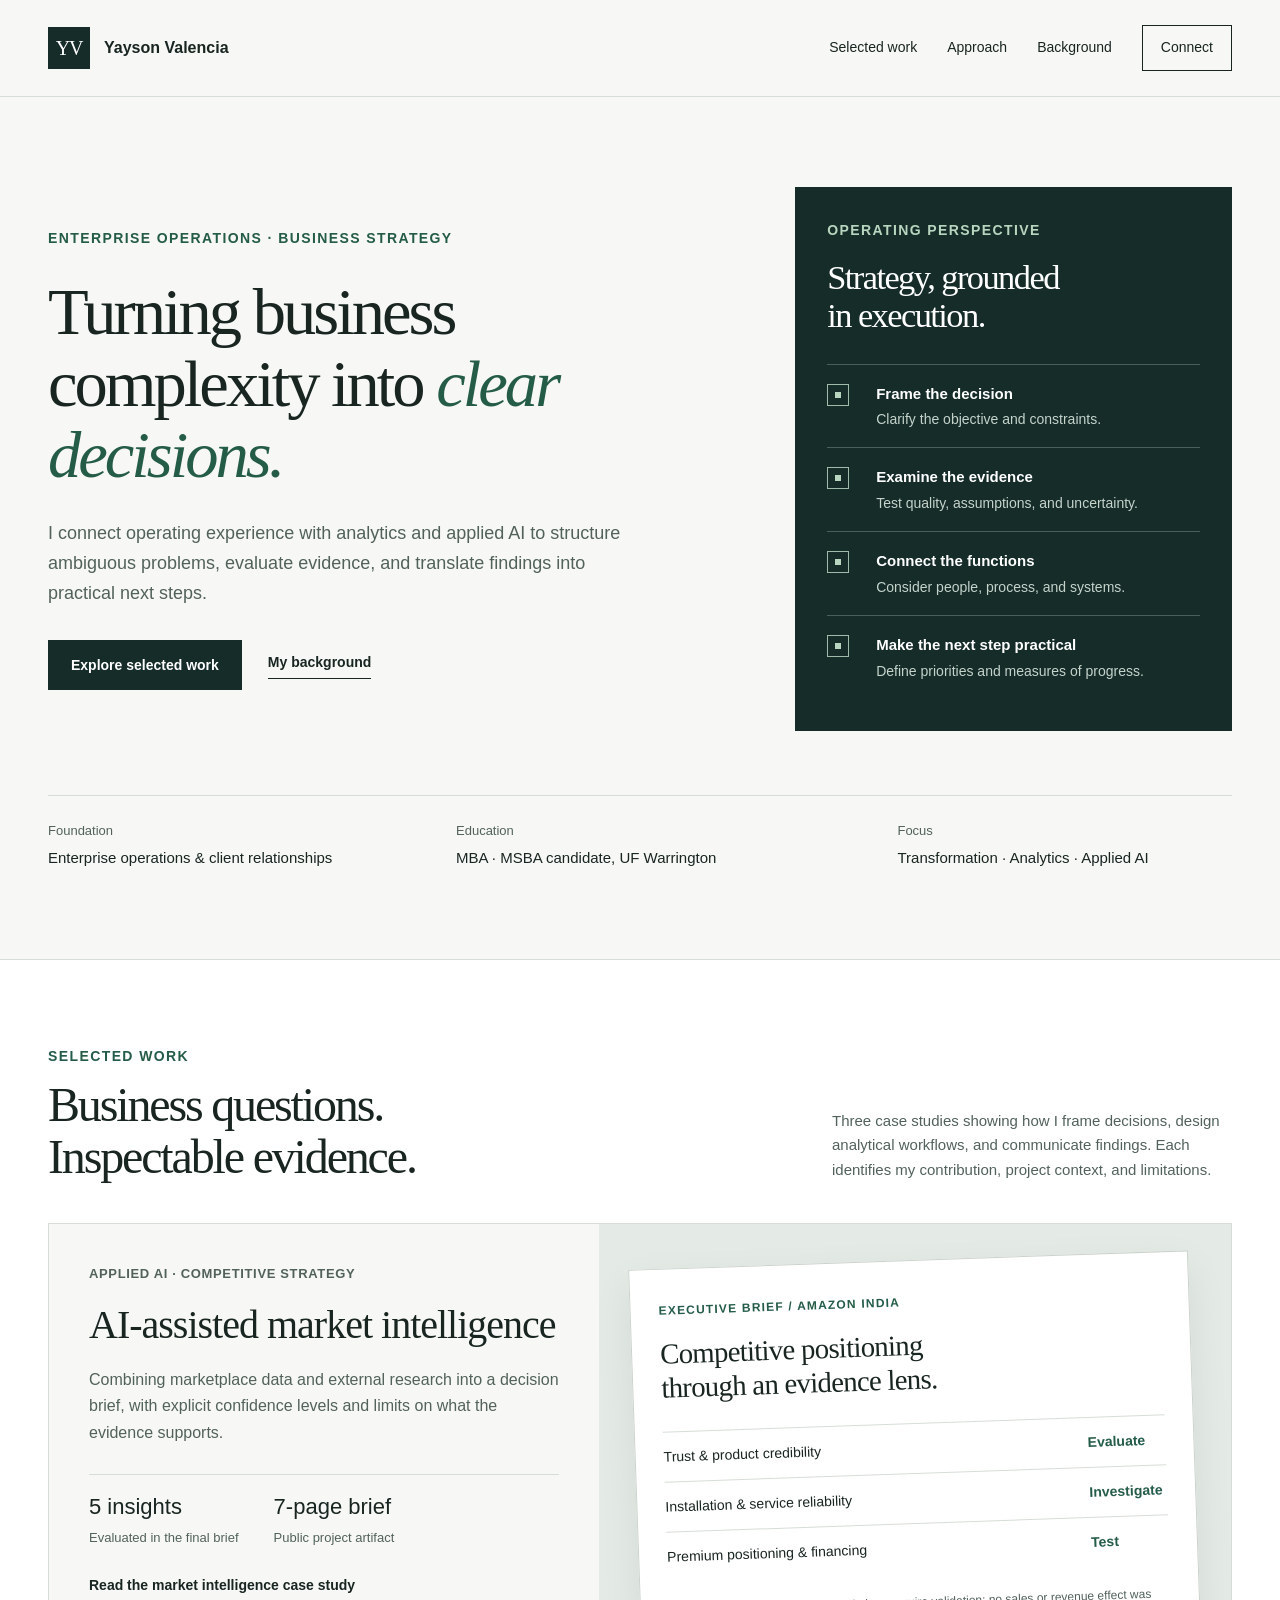
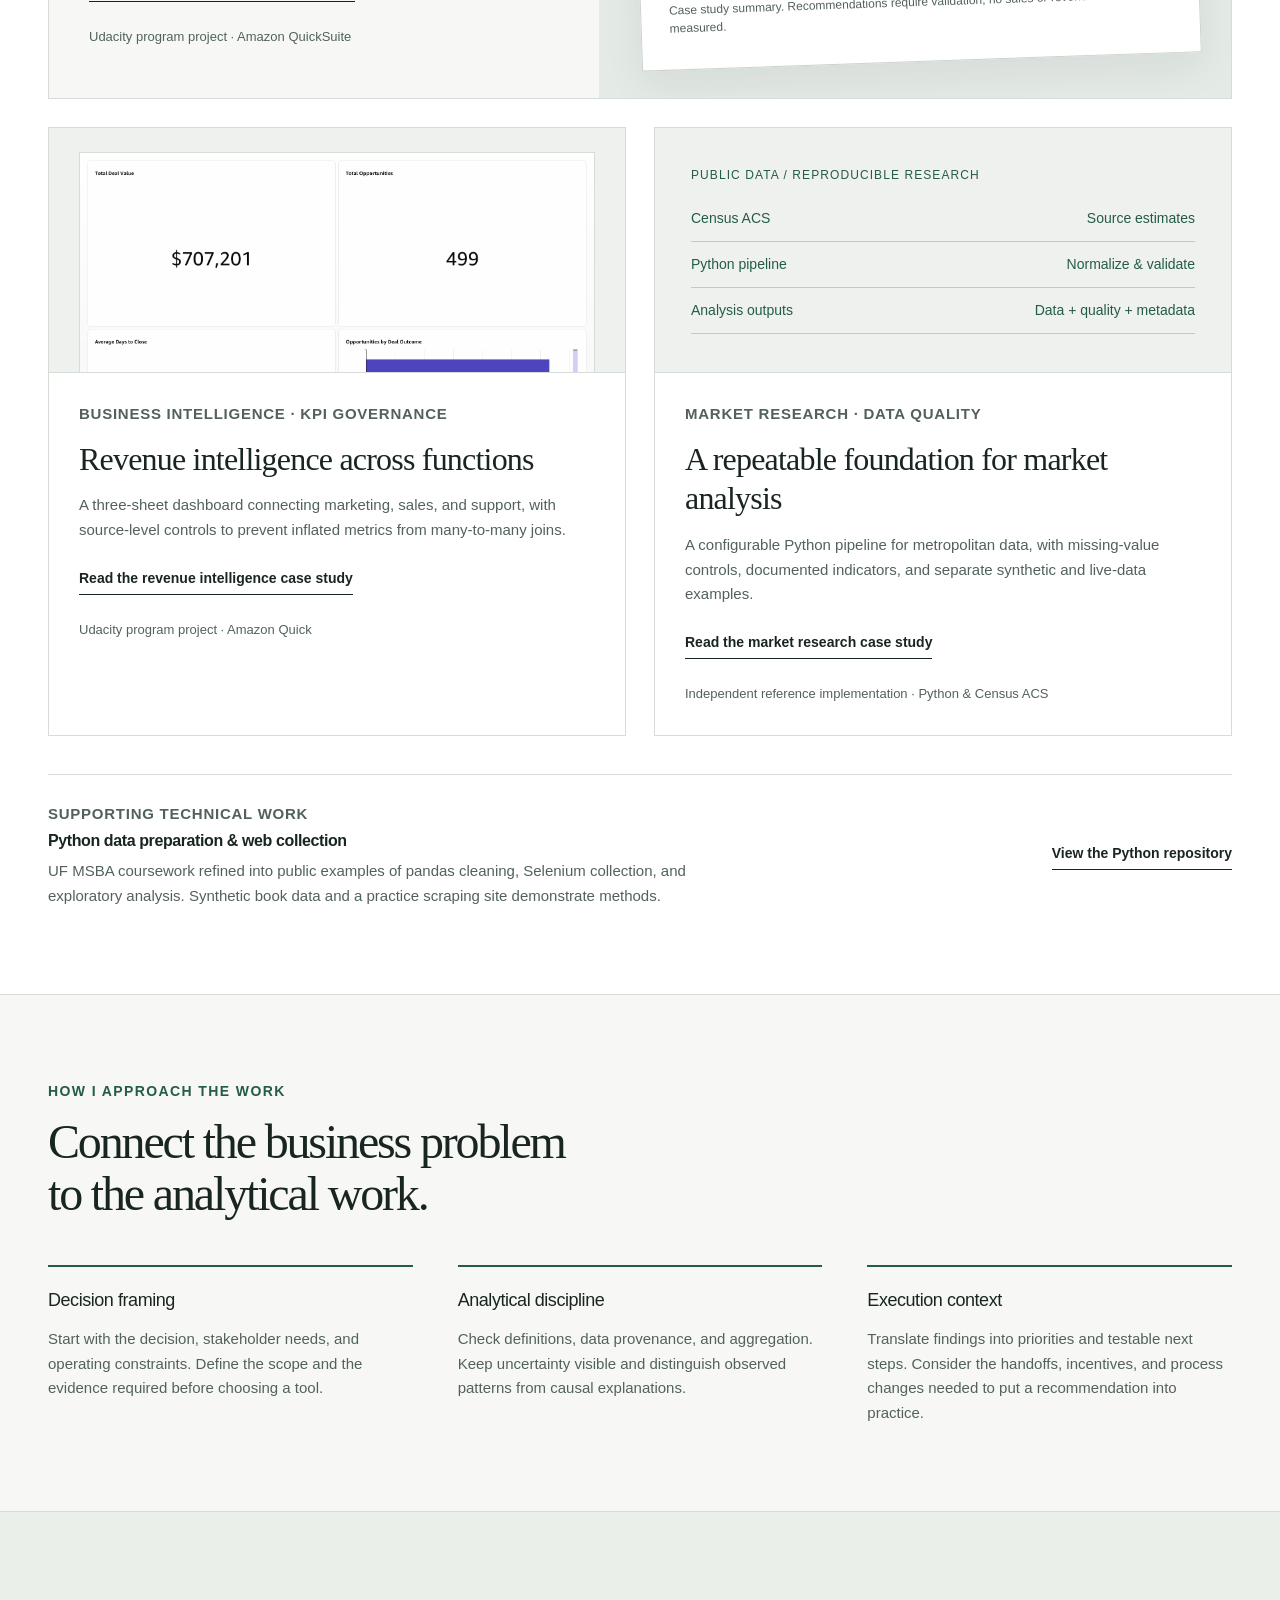
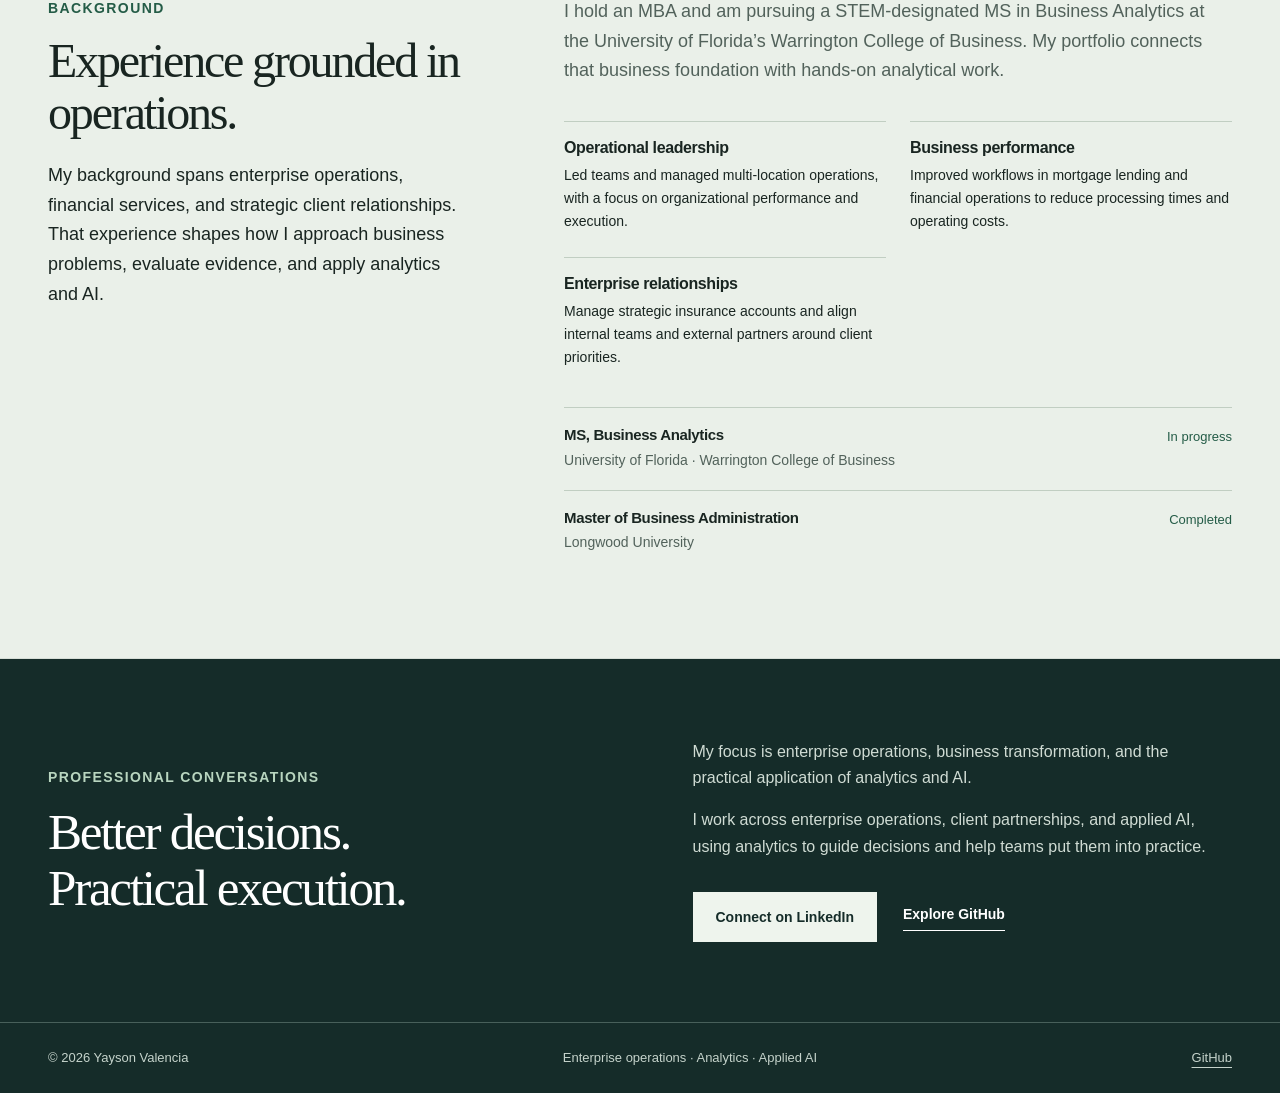
<file: index.html>
<!doctype html>
<html lang="en"><head><meta charset="utf-8"><meta name="viewport" content="width=device-width, initial-scale=1">
<title>Yayson Valencia | Enterprise Operations, Analytics &amp; Applied AI</title><meta name="description" content="Business operations and strategy experience, supported by practical analytics and applied AI. Selected case studies by Yayson Valencia, MBA and UF MSBA candidate.">
<meta name="theme-color" content="#152c29"><link rel="canonical" href="https://yaysonvalencia.github.io/">
<meta property="og:type" content="website"><meta property="og:title" content="Yayson Valencia | Enterprise Operations, Analytics &amp; Applied AI"><meta property="og:description" content="Business operations and strategy experience, supported by practical analytics and applied AI. Selected case studies by Yayson Valencia, MBA and UF MSBA candidate."><meta property="og:url" content="https://yaysonvalencia.github.io/">
<meta property="og:image" content="https://yaysonvalencia.github.io/assets/social-card.png"><meta name="twitter:card" content="summary_large_image">
<link rel="icon" type="image/svg+xml" href="assets/favicon.svg"><link rel="stylesheet" href="assets/styles.css"></head><body>
<a class="skip-link" href="#main">Skip to content</a><header class="site-header"><div class="container header-inner"><a class="brand" href="./" aria-label="Yayson Valencia home"><span class="brand-mark" aria-hidden="true">YV</span><span>Yayson Valencia</span></a><nav aria-label="Main navigation"><a href="./#work">Selected work</a><a href="./#approach">Approach</a><a href="./#background">Background</a><a class="nav-contact" href="./#contact">Connect</a></nav></div></header>
<main id="main"><section class="hero" aria-labelledby="hero-title"><div class="container"><div class="hero-grid"><div><p class="eyebrow">Enterprise operations · Business strategy</p><h1 id="hero-title">Turning business complexity into <em>clear decisions.</em></h1><p class="hero-copy">I connect operating experience with analytics and applied AI to structure ambiguous problems, evaluate evidence, and translate findings into practical next steps.</p><div class="button-row"><a class="button" href="#work">Explore selected work</a><a class="text-link" href="#background">My background</a></div></div>
<aside class="perspective" aria-labelledby="perspective-title"><p class="eyebrow">Operating perspective</p><h2 id="perspective-title">Strategy, grounded<br>in execution.</h2><dl><div><span class="step-mark" aria-hidden="true"></span><dt>Frame the decision</dt><dd>Clarify the objective and constraints.</dd></div><div><span class="step-mark" aria-hidden="true"></span><dt>Examine the evidence</dt><dd>Test quality, assumptions, and uncertainty.</dd></div><div><span class="step-mark" aria-hidden="true"></span><dt>Connect the functions</dt><dd>Consider people, process, and systems.</dd></div><div><span class="step-mark" aria-hidden="true"></span><dt>Make the next step practical</dt><dd>Define priorities and measures of progress.</dd></div></dl></aside></div>
<dl class="hero-meta"><div><dt>Foundation</dt><dd>Enterprise operations & client relationships</dd></div><div><dt>Education</dt><dd>MBA · MSBA candidate, UF Warrington</dd></div><div><dt>Focus</dt><dd>Transformation · Analytics · Applied AI</dd></div></dl></div></section>
<section class="section work-section" id="work" aria-labelledby="work-title"><div class="container"><div class="section-heading"><div><p class="eyebrow">Selected work</p><h2 id="work-title">Business questions.<br>Inspectable evidence.</h2></div><p>Three case studies showing how I frame decisions, design analytical workflows, and communicate findings. Each identifies my contribution, project context, and limitations.</p></div>
<article class="featured-case"><div class="case-intro"><p class="case-type">APPLIED AI · COMPETITIVE STRATEGY</p><h3>AI-assisted market intelligence</h3><p>Combining marketplace data and external research into a decision brief, with explicit confidence levels and limits on what the evidence supports.</p><div class="case-proof"><div><strong>5 insights</strong><span>Evaluated in the final brief</span></div><div><strong>7-page brief</strong><span>Public project artifact</span></div></div><a class="text-link" href="case-studies/market-intelligence.html">Read the market intelligence case study</a><p class="provenance-note">Udacity program project · Amazon QuickSuite</p></div>
<div class="featured-visual"><div class="document-preview" aria-label="Summary of the published market intelligence brief"><p class="doc-label">Executive brief / Amazon India</p><h4>Competitive positioning through an evidence lens.</h4><div class="doc-row"><span>Trust & product credibility</span><span>Evaluate</span></div><div class="doc-row"><span>Installation & service reliability</span><span>Investigate</span></div><div class="doc-row"><span>Premium positioning & financing</span><span>Test</span></div><p class="doc-note">Case study summary. Recommendations require validation; no sales or revenue effect was measured.</p></div></div></article>
<div class="case-grid"><article class="case-card"><div class="card-visual"><img src="assets/revenue-dashboard.png" alt="NovaTech Sales Pipeline dashboard with deal value, opportunity counts, sales-cycle duration, and regional charts" width="1545" height="1808" loading="lazy"></div><div class="card-body"><p class="case-type">BUSINESS INTELLIGENCE · KPI GOVERNANCE</p><h3>Revenue intelligence across functions</h3><p>A three-sheet dashboard connecting marketing, sales, and support, with source-level controls to prevent inflated metrics from many-to-many joins.</p><a class="text-link" href="case-studies/revenue-intelligence.html">Read the revenue intelligence case study</a><p class="provenance-note">Udacity program project · Amazon Quick</p></div></article>
<article class="case-card"><div class="card-visual pipeline-visual" aria-label="Research pipeline workflow summary"><p class="pipeline-label">Public data / Reproducible research</p><div class="pipeline-row"><strong>Census ACS</strong><span>Source estimates</span></div><div class="pipeline-row"><strong>Python pipeline</strong><span>Normalize & validate</span></div><div class="pipeline-row"><strong>Analysis outputs</strong><span>Data + quality + metadata</span></div></div><div class="card-body"><p class="case-type">MARKET RESEARCH · DATA QUALITY</p><h3>A repeatable foundation for market analysis</h3><p>A configurable Python pipeline for metropolitan data, with missing-value controls, documented indicators, and separate synthetic and live-data examples.</p><a class="text-link" href="case-studies/market-research.html">Read the market research case study</a><p class="provenance-note">Independent reference implementation · Python & Census ACS</p></div></article></div>
<div class="supporting-work"><div><p class="case-type">SUPPORTING TECHNICAL WORK</p><h3>Python data preparation & web collection</h3><p>UF MSBA coursework refined into public examples of pandas cleaning, Selenium collection, and exploratory analysis. Synthetic book data and a practice scraping site demonstrate methods.</p></div><a class="text-link" href="https://github.com/yaysonvalencia/python-web-scraping-and-data-analysis-portfolio">View the Python repository</a></div></div></section>
<section class="section" id="approach" aria-labelledby="approach-title"><div class="container"><div class="approach-heading"><p class="eyebrow">How I approach the work</p><h2 id="approach-title">Connect the business problem<br>to the analytical work.</h2></div><div class="approach-grid"><article><h3>Decision framing</h3><p>Start with the decision, stakeholder needs, and operating constraints. Define the scope and the evidence required before choosing a tool.</p></article><article><h3>Analytical discipline</h3><p>Check definitions, data provenance, and aggregation. Keep uncertainty visible and distinguish observed patterns from causal explanations.</p></article><article><h3>Execution context</h3><p>Translate findings into priorities and testable next steps. Consider the handoffs, incentives, and process changes needed to put a recommendation into practice.</p></article></div></div></section>
<section class="section background-section" id="background" aria-labelledby="background-title"><div class="container background-grid"><div><p class="eyebrow">Background</p><h2 id="background-title">Experience grounded in operations.</h2><p class="background-copy">My background spans enterprise operations, financial services, and strategic client relationships. That experience shapes how I approach business problems, evaluate evidence, and apply analytics and AI.</p></div><div><div class="background-copy"><p>I hold an MBA and am pursuing a STEM-designated MS in Business Analytics at the University of Florida’s Warrington College of Business. My portfolio connects that business foundation with hands-on analytical work.</p></div><div class="experience-list"><div><h3>Operational leadership</h3><p>Led teams and managed multi-location operations, with a focus on organizational performance and execution.</p></div><div><h3>Business performance</h3><p>Improved workflows in mortgage lending and financial operations to reduce processing times and operating costs.</p></div><div><h3>Enterprise relationships</h3><p>Manage strategic insurance accounts and align internal teams and external partners around client priorities.</p></div></div><div class="education"><div><div><h3>MS, Business Analytics</h3><p>University of Florida · Warrington College of Business</p></div><span class="status">In progress</span></div><div><div><h3>Master of Business Administration</h3><p>Longwood University</p></div><span class="status">Completed</span></div></div></div></div></section>
<section class="contact-section" id="contact" aria-labelledby="contact-title"><div class="container contact-grid"><div><p class="eyebrow">Professional conversations</p><h2 id="contact-title">Better decisions.<br>Practical execution.</h2></div><div><p>My focus is enterprise operations, business transformation, and the practical application of analytics and AI.</p><p>I work across enterprise operations, client partnerships, and applied AI, using analytics to guide decisions and help teams put them into practice.</p><div class="button-row"><a class="button button-light" href="https://www.linkedin.com/in/yayson-valencia/">Connect on LinkedIn</a><a class="text-link light" href="https://github.com/yaysonvalencia">Explore GitHub</a></div></div></div></section></main><footer class="site-footer"><div class="container footer-inner"><p>© 2026 Yayson Valencia</p><p>Enterprise operations · Analytics · Applied AI</p><a href="https://github.com/yaysonvalencia">GitHub</a></div></footer></body></html>
</file>
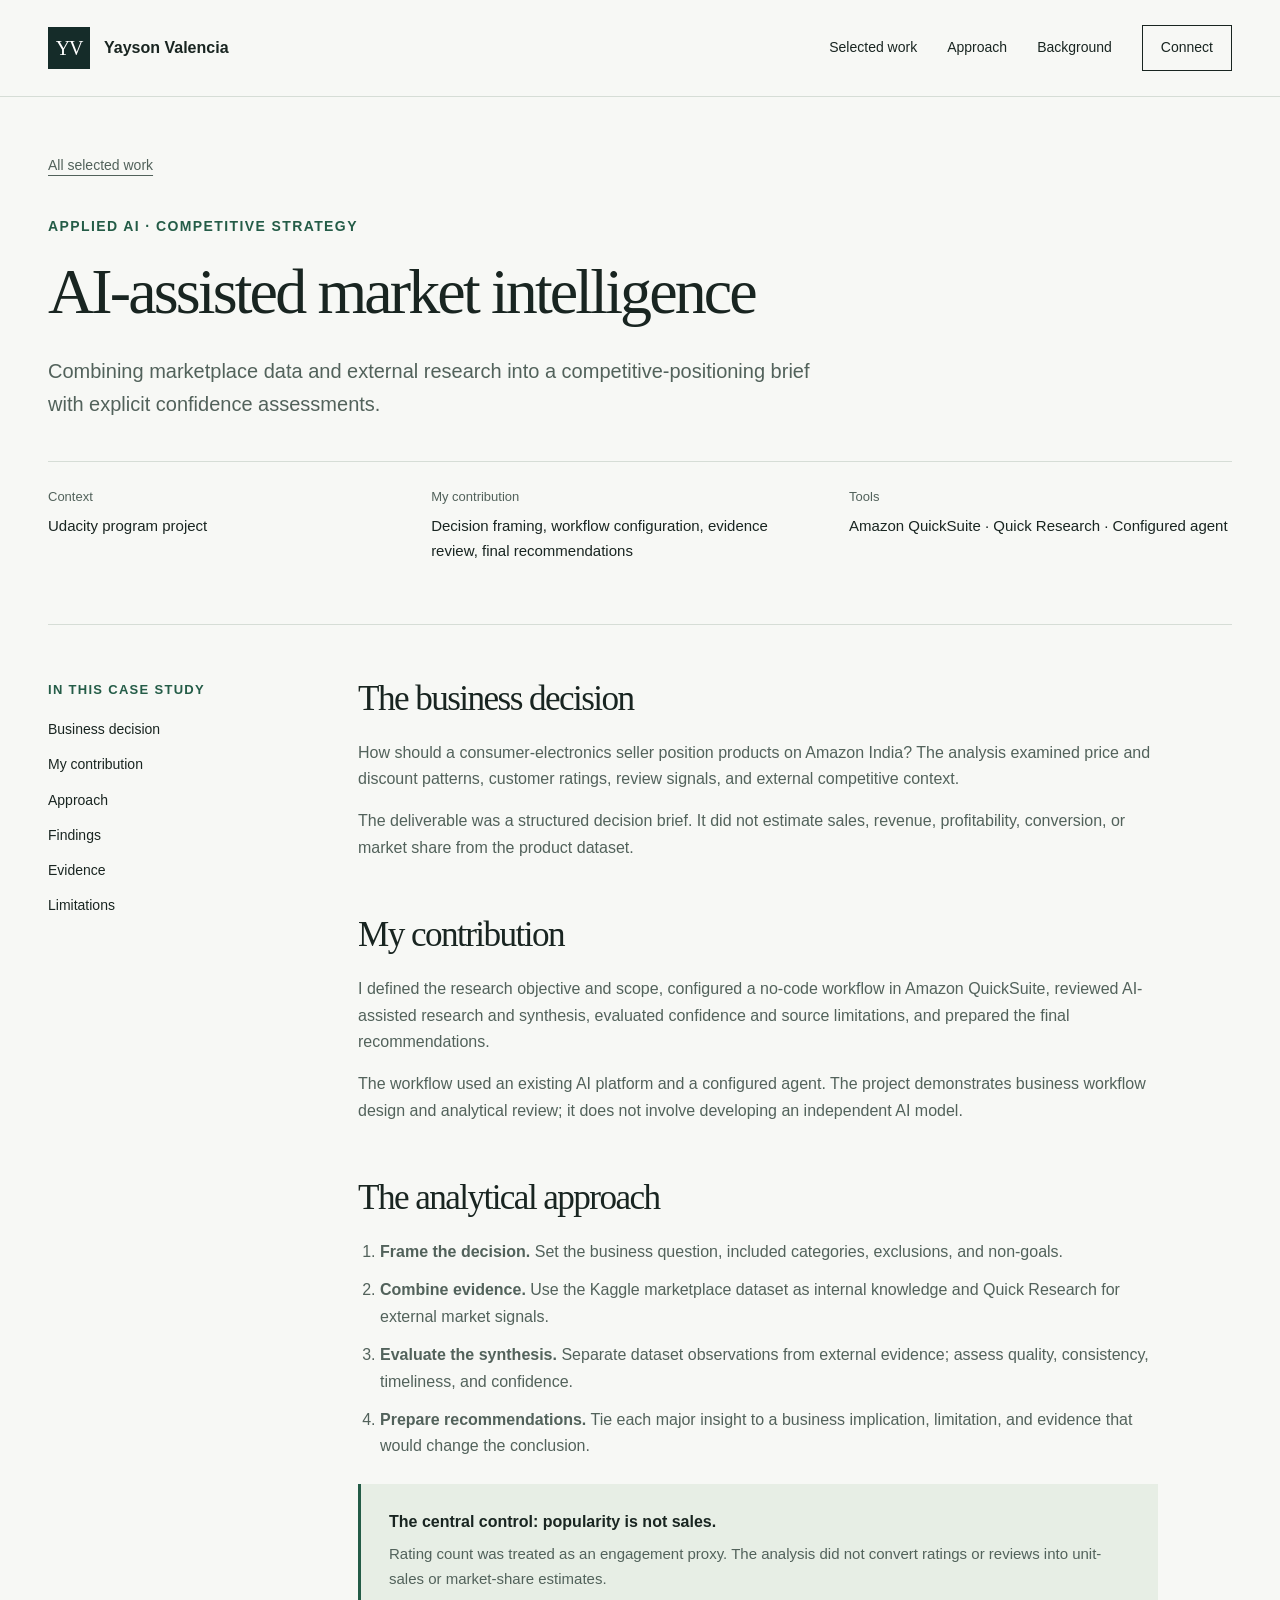
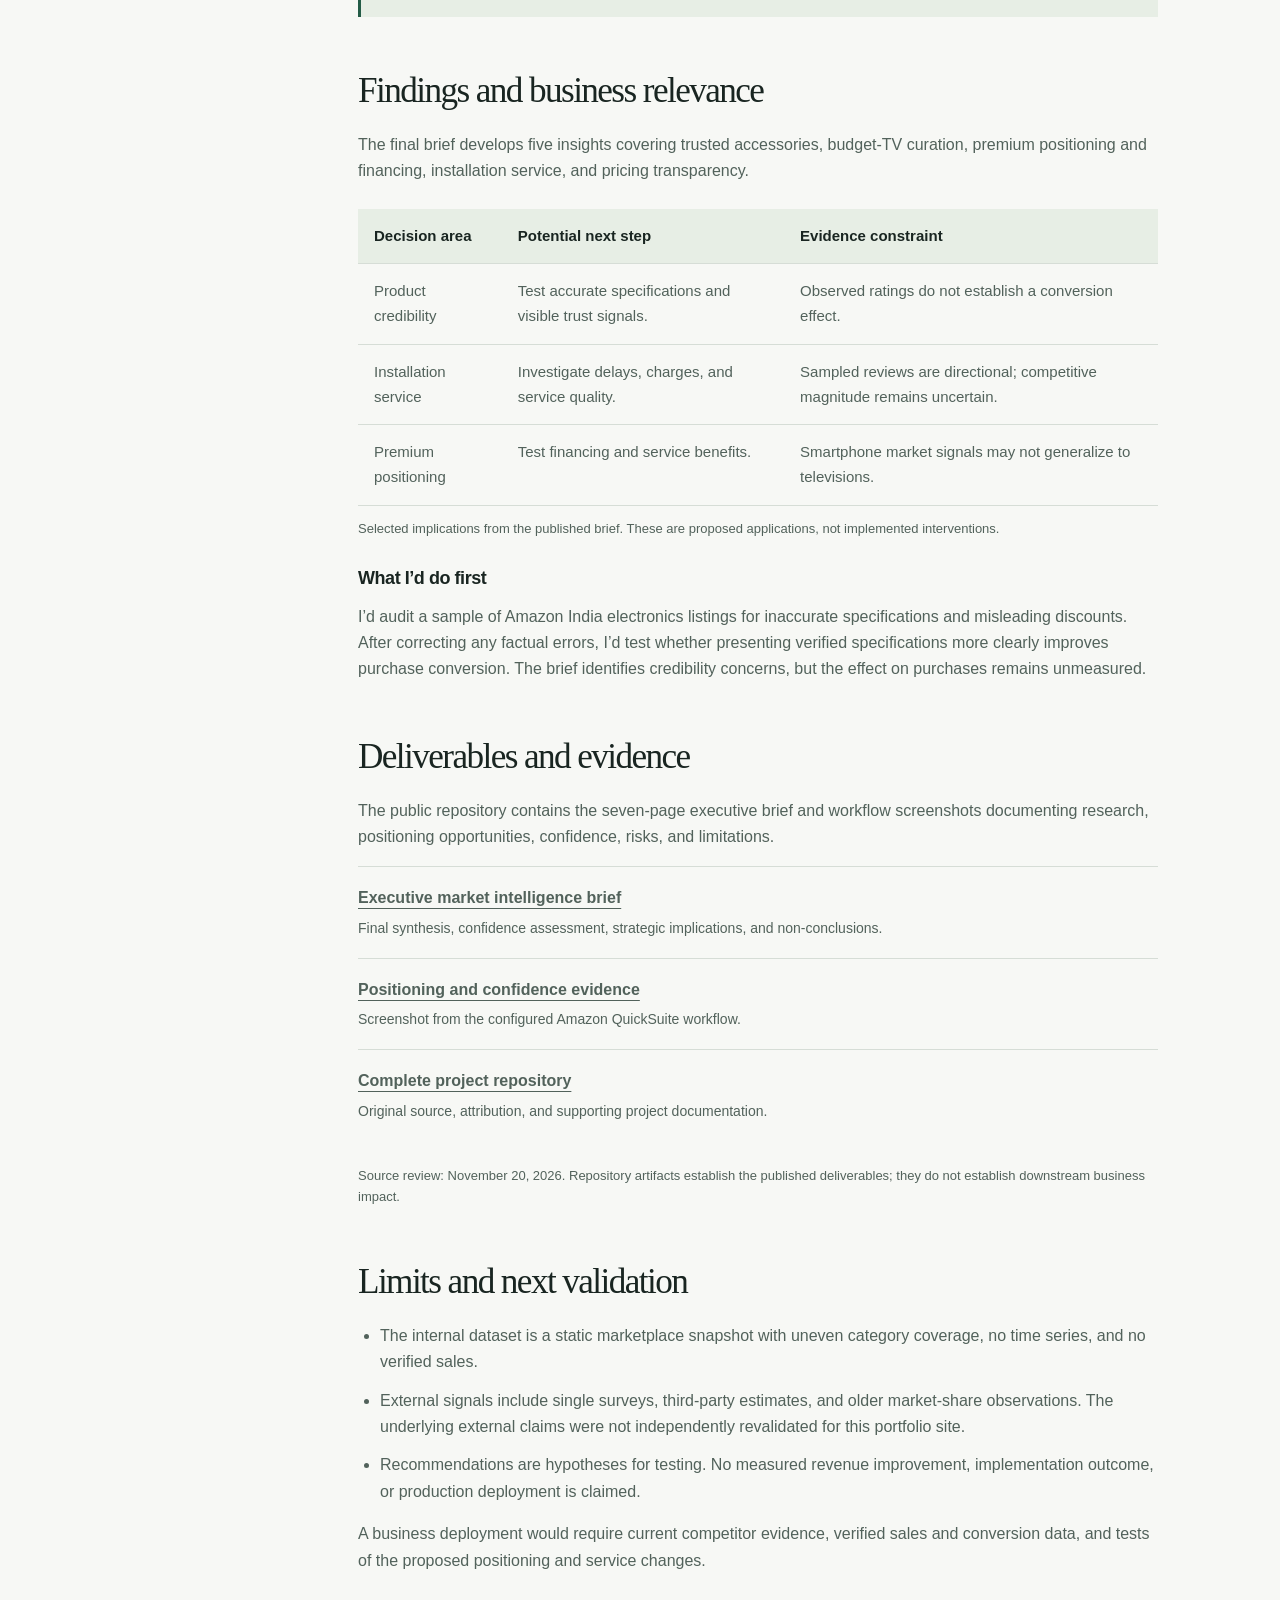
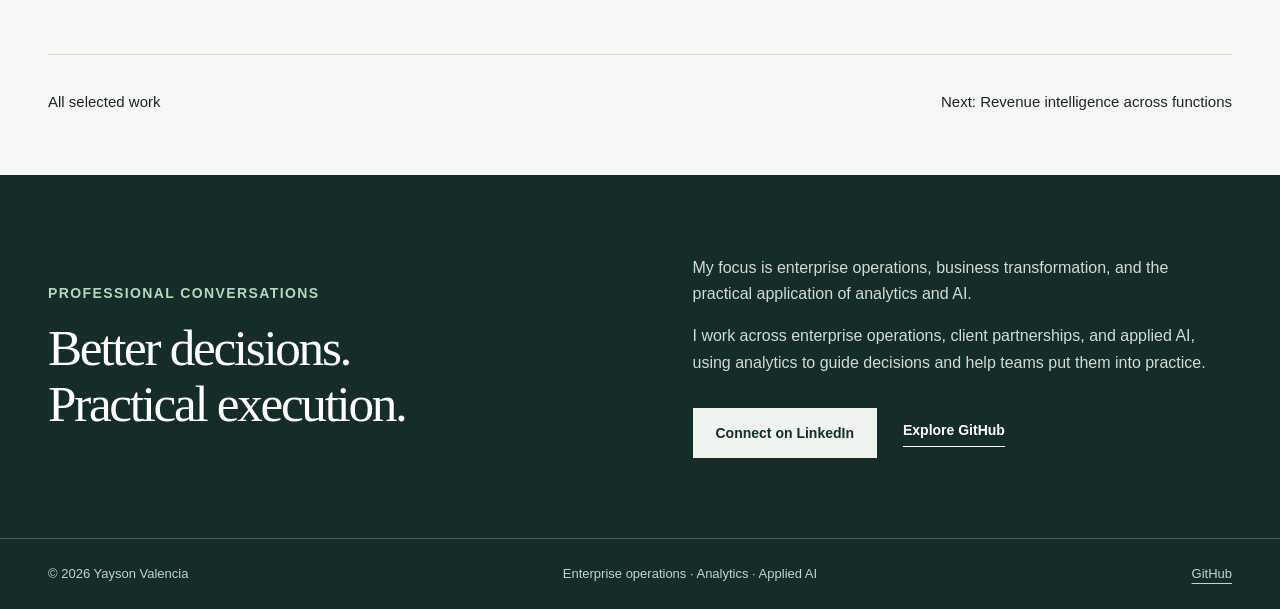
<file: case-studies/market-intelligence.html>
<!doctype html>
<html lang="en"><head><meta charset="utf-8"><meta name="viewport" content="width=device-width, initial-scale=1">
<title>AI-assisted market intelligence | Yayson Valencia</title><meta name="description" content="Combining marketplace data and external research into a competitive-positioning brief with explicit confidence assessments.">
<meta name="theme-color" content="#152c29"><link rel="canonical" href="https://yaysonvalencia.github.io/case-studies/market-intelligence.html">
<meta property="og:type" content="website"><meta property="og:title" content="AI-assisted market intelligence | Yayson Valencia"><meta property="og:description" content="Combining marketplace data and external research into a competitive-positioning brief with explicit confidence assessments."><meta property="og:url" content="https://yaysonvalencia.github.io/case-studies/market-intelligence.html">
<meta property="og:image" content="https://yaysonvalencia.github.io/assets/social-card.png"><meta name="twitter:card" content="summary_large_image">
<link rel="icon" type="image/svg+xml" href="../assets/favicon.svg"><link rel="stylesheet" href="../assets/styles.css"></head><body>
<a class="skip-link" href="#main">Skip to content</a><header class="site-header"><div class="container header-inner"><a class="brand" href="../index.html" aria-label="Yayson Valencia home"><span class="brand-mark" aria-hidden="true">YV</span><span>Yayson Valencia</span></a><nav aria-label="Main navigation"><a href="../index.html#work">Selected work</a><a href="../index.html#approach">Approach</a><a href="../index.html#background">Background</a><a class="nav-contact" href="../index.html#contact">Connect</a></nav></div></header><main id="main"><div class="container"><section class="case-hero"><a class="breadcrumb" href="../index.html#work">All selected work</a><p class="eyebrow">Applied AI · Competitive strategy</p><h1>AI-assisted market intelligence</h1><p class="case-deck">Combining marketplace data and external research into a competitive-positioning brief with explicit confidence assessments.</p><dl class="case-metadata"><div><dt>Context</dt><dd>Udacity program project</dd></div><div><dt>My contribution</dt><dd>Decision framing, workflow configuration, evidence review, final recommendations</dd></div><div><dt>Tools</dt><dd>Amazon QuickSuite · Quick Research · Configured agent</dd></div></dl></section><div class="case-layout"><aside class="case-sidebar"><p class="eyebrow">In this case study</p><nav aria-label="Case study sections"><a href="#decision">Business decision</a><a href="#contribution">My contribution</a><a href="#method">Approach</a><a href="#findings">Findings</a><a href="#evidence">Evidence</a><a href="#limits">Limitations</a></nav></aside><article class="case-article" aria-label="AI-assisted market intelligence"><section id="decision"><h2>The business decision</h2><p>How should a consumer-electronics seller position products on Amazon India? The analysis examined price and discount patterns, customer ratings, review signals, and external competitive context.</p><p>The deliverable was a structured decision brief. It did not estimate sales, revenue, profitability, conversion, or market share from the product dataset.</p></section><section id="contribution"><h2>My contribution</h2><p>I defined the research objective and scope, configured a no-code workflow in Amazon QuickSuite, reviewed AI-assisted research and synthesis, evaluated confidence and source limitations, and prepared the final recommendations.</p><p>The workflow used an existing AI platform and a configured agent. The project demonstrates business workflow design and analytical review; it does not involve developing an independent AI model.</p></section><section id="method"><h2>The analytical approach</h2><ol><li><strong>Frame the decision.</strong> Set the business question, included categories, exclusions, and non-goals.</li><li><strong>Combine evidence.</strong> Use the Kaggle marketplace dataset as internal knowledge and Quick Research for external market signals.</li><li><strong>Evaluate the synthesis.</strong> Separate dataset observations from external evidence; assess quality, consistency, timeliness, and confidence.</li><li><strong>Prepare recommendations.</strong> Tie each major insight to a business implication, limitation, and evidence that would change the conclusion.</li></ol><div class="callout"><strong>The central control: popularity is not sales.</strong><p>Rating count was treated as an engagement proxy. The analysis did not convert ratings or reviews into unit-sales or market-share estimates.</p></div></section><section id="findings"><h2>Findings and business relevance</h2><p>The final brief develops five insights covering trusted accessories, budget-TV curation, premium positioning and financing, installation service, and pricing transparency.</p><div class="data-table-wrap" role="region" aria-label="Selected recommendations" tabindex="0"><table><thead><tr><th scope="col">Decision area</th><th scope="col">Potential next step</th><th scope="col">Evidence constraint</th></tr></thead><tbody><tr><td>Product credibility</td><td>Test accurate specifications and visible trust signals.</td><td>Observed ratings do not establish a conversion effect.</td></tr><tr><td>Installation service</td><td>Investigate delays, charges, and service quality.</td><td>Sampled reviews are directional; competitive magnitude remains uncertain.</td></tr><tr><td>Premium positioning</td><td>Test financing and service benefits.</td><td>Smartphone market signals may not generalize to televisions.</td></tr></tbody><caption>Selected implications from the published brief. These are proposed applications, not implemented interventions.</caption></table></div><h3 id="audit-first">What I’d do first</h3><p>I’d audit a sample of Amazon India electronics listings for inaccurate specifications and misleading discounts. After correcting any factual errors, I’d test whether presenting verified specifications more clearly improves purchase conversion. The brief identifies credibility concerns, but the effect on purchases remains unmeasured.</p></section><section id="evidence"><h2>Deliverables and evidence</h2><p>The public repository contains the seven-page executive brief and workflow screenshots documenting research, positioning opportunities, confidence, risks, and limitations.</p><ul class="artifact-list"><li><a href="https://github.com/yaysonvalencia/amazon-india-market-intelligence-agent/blob/main/Amazon_India_Market_Intelligence_Final_Brief.pdf">Executive market intelligence brief</a><span>Final synthesis, confidence assessment, strategic implications, and non-conclusions.</span></li><li><a href="https://github.com/yaysonvalencia/amazon-india-market-intelligence-agent/blob/main/08_Positioning_Opportunities_and_Confidence.png">Positioning and confidence evidence</a><span>Screenshot from the configured Amazon QuickSuite workflow.</span></li><li><a href="https://github.com/yaysonvalencia/amazon-india-market-intelligence-agent">Complete project repository</a><span>Original source, attribution, and supporting project documentation.</span></li></ul><p class="provenance-note">Source review: November 20, 2026. Repository artifacts establish the published deliverables; they do not establish downstream business impact.</p></section><section id="limits"><h2>Limits and next validation</h2><ul><li>The internal dataset is a static marketplace snapshot with uneven category coverage, no time series, and no verified sales.</li><li>External signals include single surveys, third-party estimates, and older market-share observations. The underlying external claims were not independently revalidated for this portfolio site.</li><li>Recommendations are hypotheses for testing. No measured revenue improvement, implementation outcome, or production deployment is claimed.</li></ul><p>A business deployment would require current competitor evidence, verified sales and conversion data, and tests of the proposed positioning and service changes.</p></section></article></div><nav class="case-next" aria-label="More case studies"><a href="../index.html#work">All selected work</a><a href="revenue-intelligence.html">Next: Revenue intelligence across functions</a></nav></div><section class="contact-section" id="contact" aria-labelledby="contact-title"><div class="container contact-grid"><div><p class="eyebrow">Professional conversations</p><h2 id="contact-title">Better decisions.<br>Practical execution.</h2></div><div><p>My focus is enterprise operations, business transformation, and the practical application of analytics and AI.</p><p>I work across enterprise operations, client partnerships, and applied AI, using analytics to guide decisions and help teams put them into practice.</p><div class="button-row"><a class="button button-light" href="https://www.linkedin.com/in/yayson-valencia/">Connect on LinkedIn</a><a class="text-link light" href="https://github.com/yaysonvalencia">Explore GitHub</a></div></div></div></section></main><footer class="site-footer"><div class="container footer-inner"><p>© 2026 Yayson Valencia</p><p>Enterprise operations · Analytics · Applied AI</p><a href="https://github.com/yaysonvalencia">GitHub</a></div></footer></body></html>
</file>
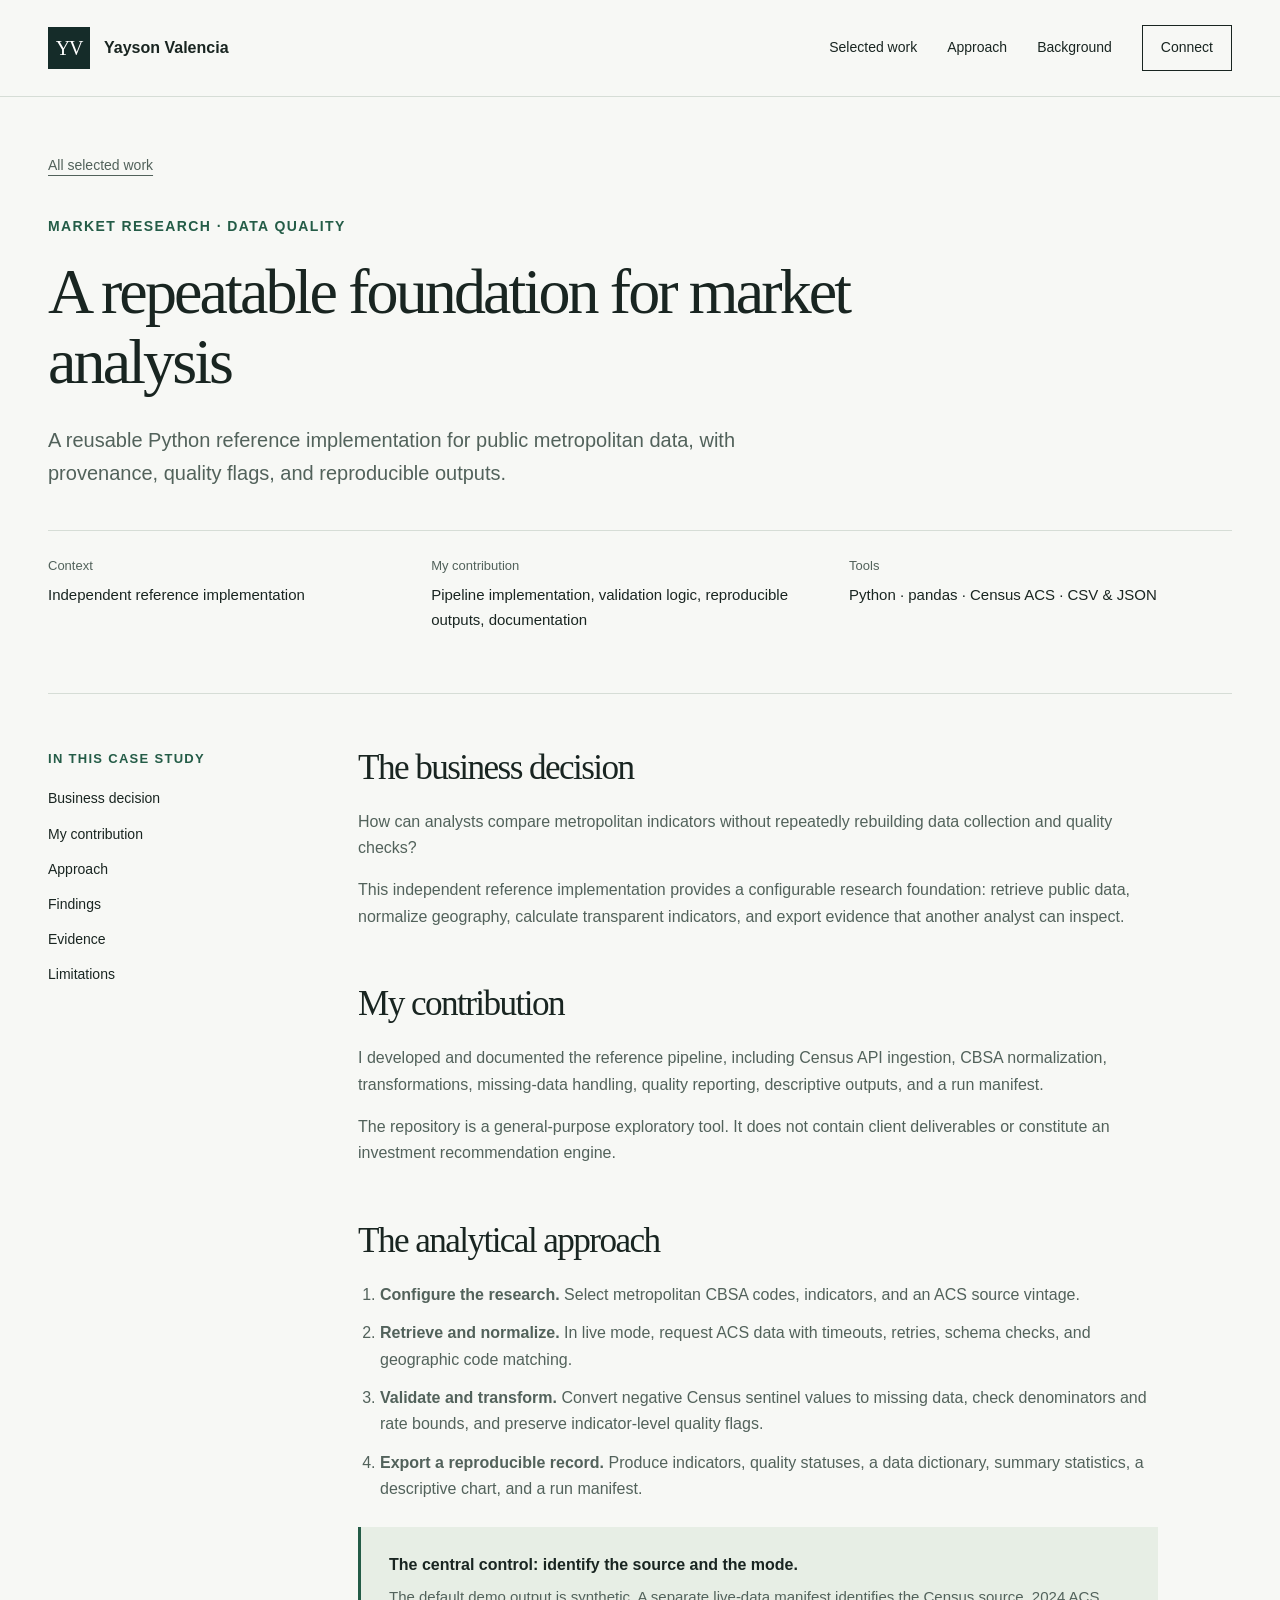
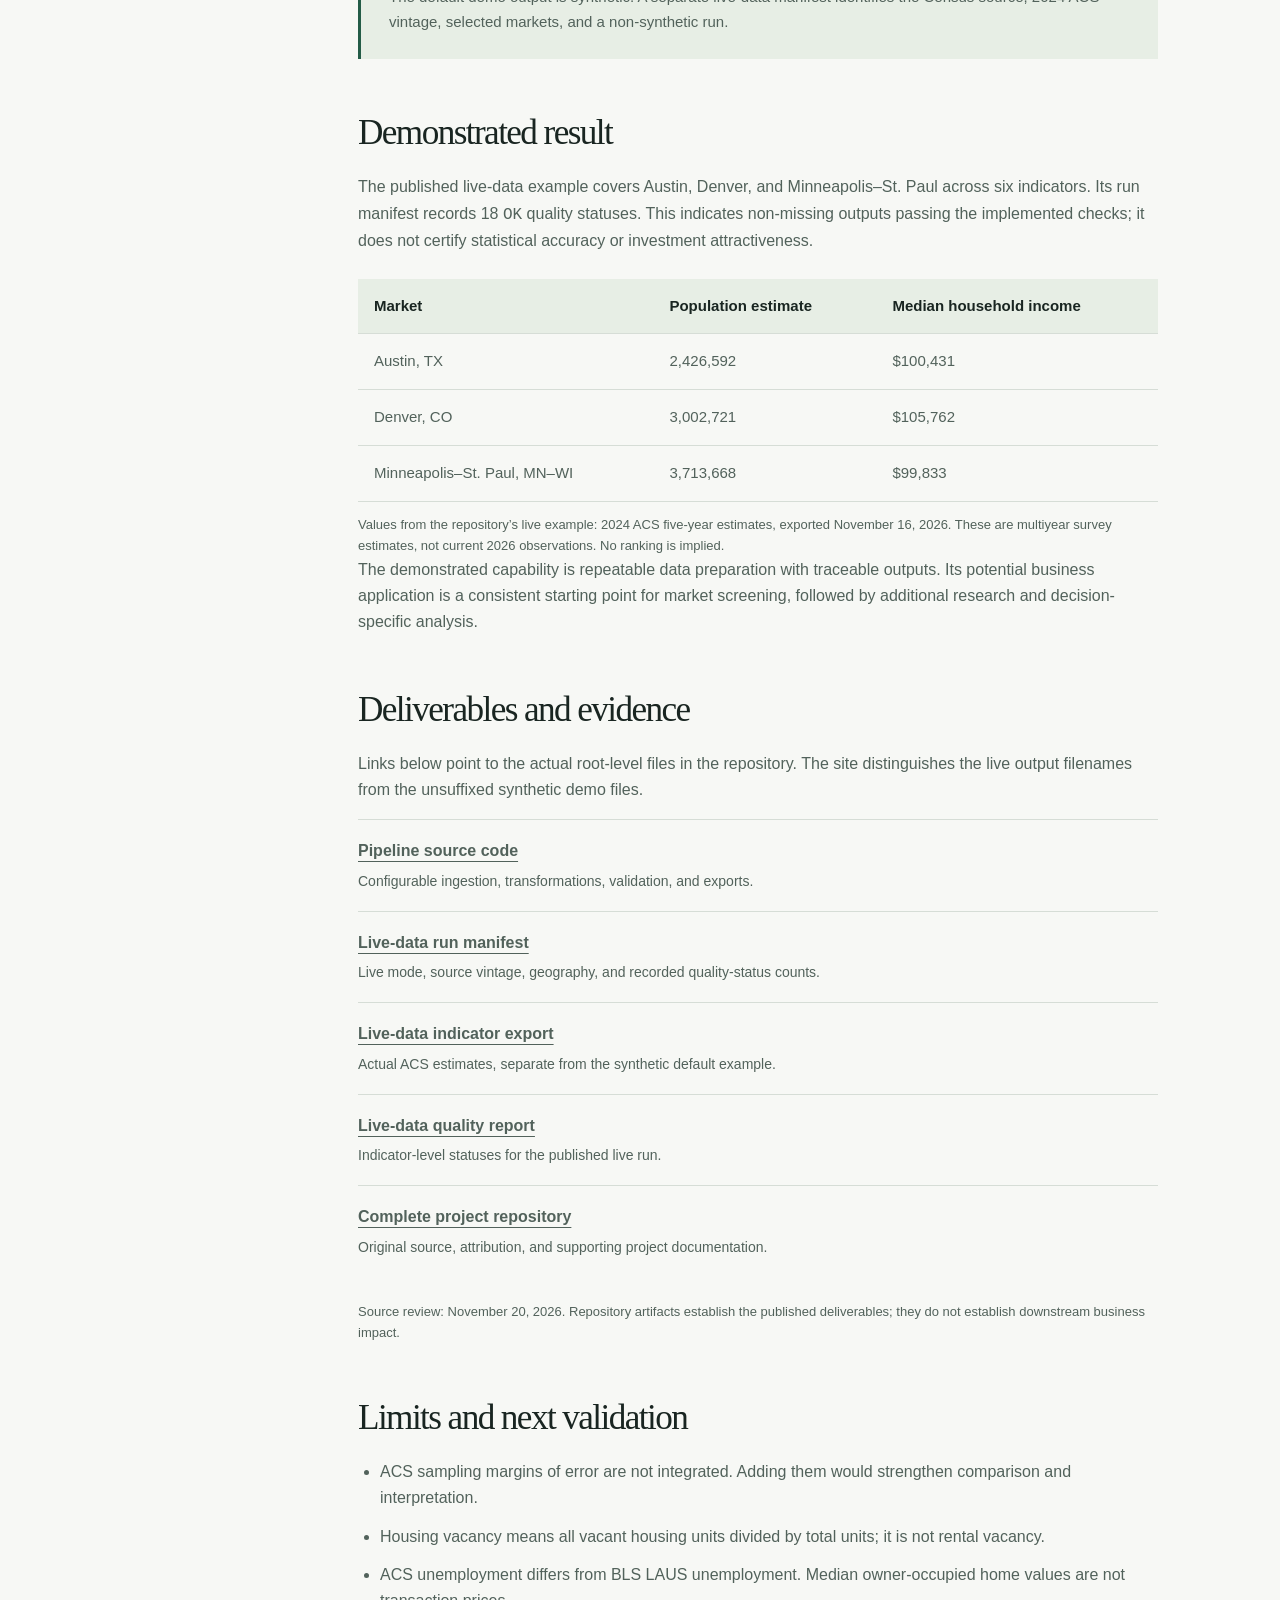
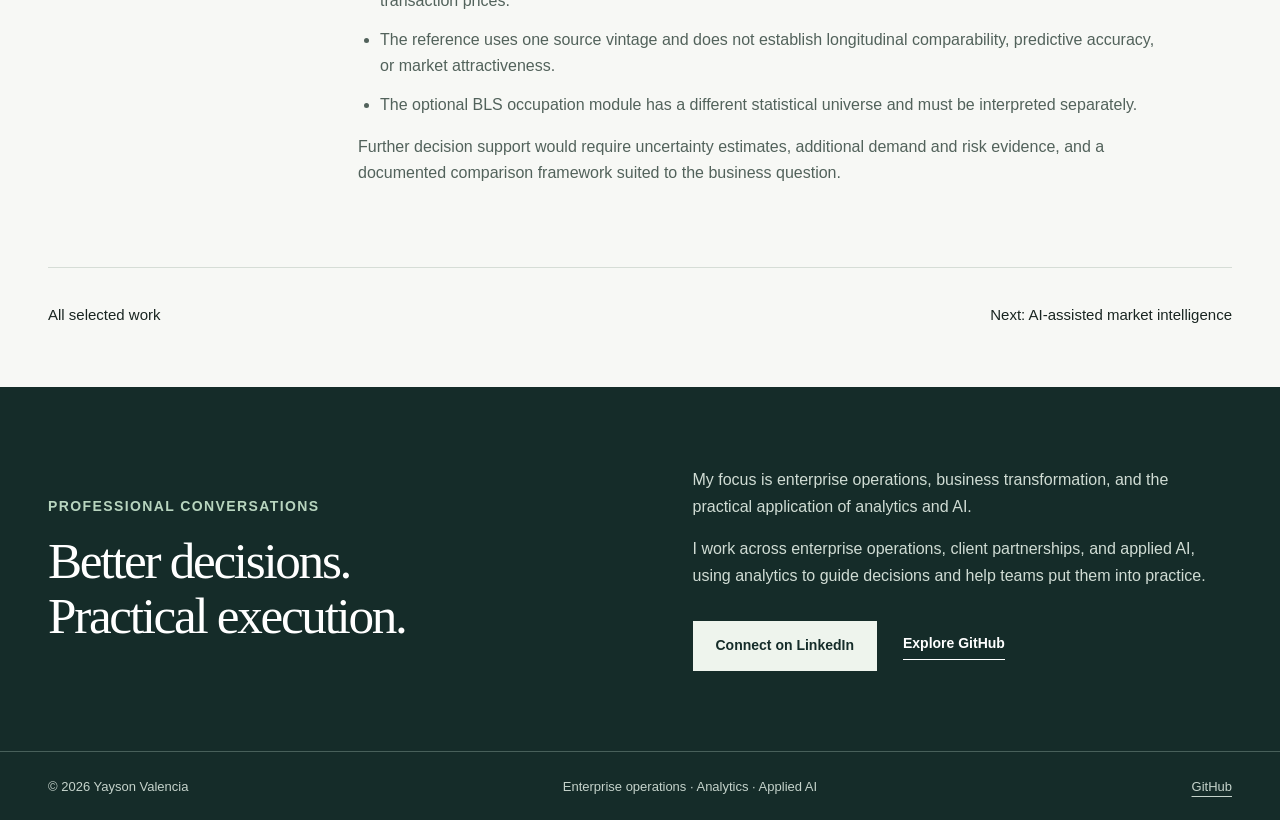
<file: case-studies/market-research.html>
<!doctype html>
<html lang="en"><head><meta charset="utf-8"><meta name="viewport" content="width=device-width, initial-scale=1">
<title>A repeatable foundation for market analysis | Yayson Valencia</title><meta name="description" content="A reusable Python reference implementation for public metropolitan data, with provenance, quality flags, and reproducible outputs.">
<meta name="theme-color" content="#152c29"><link rel="canonical" href="https://yaysonvalencia.github.io/case-studies/market-research.html">
<meta property="og:type" content="website"><meta property="og:title" content="A repeatable foundation for market analysis | Yayson Valencia"><meta property="og:description" content="A reusable Python reference implementation for public metropolitan data, with provenance, quality flags, and reproducible outputs."><meta property="og:url" content="https://yaysonvalencia.github.io/case-studies/market-research.html">
<meta property="og:image" content="https://yaysonvalencia.github.io/assets/social-card.png"><meta name="twitter:card" content="summary_large_image">
<link rel="icon" type="image/svg+xml" href="../assets/favicon.svg"><link rel="stylesheet" href="../assets/styles.css"></head><body>
<a class="skip-link" href="#main">Skip to content</a><header class="site-header"><div class="container header-inner"><a class="brand" href="../index.html" aria-label="Yayson Valencia home"><span class="brand-mark" aria-hidden="true">YV</span><span>Yayson Valencia</span></a><nav aria-label="Main navigation"><a href="../index.html#work">Selected work</a><a href="../index.html#approach">Approach</a><a href="../index.html#background">Background</a><a class="nav-contact" href="../index.html#contact">Connect</a></nav></div></header><main id="main"><div class="container"><section class="case-hero"><a class="breadcrumb" href="../index.html#work">All selected work</a><p class="eyebrow">Market research · Data quality</p><h1>A repeatable foundation for market analysis</h1><p class="case-deck">A reusable Python reference implementation for public metropolitan data, with provenance, quality flags, and reproducible outputs.</p><dl class="case-metadata"><div><dt>Context</dt><dd>Independent reference implementation</dd></div><div><dt>My contribution</dt><dd>Pipeline implementation, validation logic, reproducible outputs, documentation</dd></div><div><dt>Tools</dt><dd>Python · pandas · Census ACS · CSV & JSON</dd></div></dl></section><div class="case-layout"><aside class="case-sidebar"><p class="eyebrow">In this case study</p><nav aria-label="Case study sections"><a href="#decision">Business decision</a><a href="#contribution">My contribution</a><a href="#method">Approach</a><a href="#findings">Findings</a><a href="#evidence">Evidence</a><a href="#limits">Limitations</a></nav></aside><article class="case-article" aria-label="A repeatable foundation for market analysis"><section id="decision"><h2>The business decision</h2><p>How can analysts compare metropolitan indicators without repeatedly rebuilding data collection and quality checks?</p><p>This independent reference implementation provides a configurable research foundation: retrieve public data, normalize geography, calculate transparent indicators, and export evidence that another analyst can inspect.</p></section><section id="contribution"><h2>My contribution</h2><p>I developed and documented the reference pipeline, including Census API ingestion, CBSA normalization, transformations, missing-data handling, quality reporting, descriptive outputs, and a run manifest.</p><p>The repository is a general-purpose exploratory tool. It does not contain client deliverables or constitute an investment recommendation engine.</p></section><section id="method"><h2>The analytical approach</h2><ol><li><strong>Configure the research.</strong> Select metropolitan CBSA codes, indicators, and an ACS source vintage.</li><li><strong>Retrieve and normalize.</strong> In live mode, request ACS data with timeouts, retries, schema checks, and geographic code matching.</li><li><strong>Validate and transform.</strong> Convert negative Census sentinel values to missing data, check denominators and rate bounds, and preserve indicator-level quality flags.</li><li><strong>Export a reproducible record.</strong> Produce indicators, quality statuses, a data dictionary, summary statistics, a descriptive chart, and a run manifest.</li></ol><div class="callout"><strong>The central control: identify the source and the mode.</strong><p>The default demo output is synthetic. A separate live-data manifest identifies the Census source, 2024 ACS vintage, selected markets, and a non-synthetic run.</p></div></section><section id="findings"><h2>Demonstrated result</h2><p>The published live-data example covers Austin, Denver, and Minneapolis–St. Paul across six indicators. Its run manifest records 18 <code>OK</code> quality statuses. This indicates non-missing outputs passing the implemented checks; it does not certify statistical accuracy or investment attractiveness.</p><div class="data-table-wrap" role="region" aria-label="Live ACS example" tabindex="0"><table><thead><tr><th scope="col">Market</th><th scope="col">Population estimate</th><th scope="col">Median household income</th></tr></thead><tbody><tr><td>Austin, TX</td><td>2,426,592</td><td>$100,431</td></tr><tr><td>Denver, CO</td><td>3,002,721</td><td>$105,762</td></tr><tr><td>Minneapolis–St. Paul, MN–WI</td><td>3,713,668</td><td>$99,833</td></tr></tbody><caption>Values from the repository’s live example: 2024 ACS five-year estimates, exported November 16, 2026. These are multiyear survey estimates, not current 2026 observations. No ranking is implied.</caption></table></div><p>The demonstrated capability is repeatable data preparation with traceable outputs. Its potential business application is a consistent starting point for market screening, followed by additional research and decision-specific analysis.</p></section><section id="evidence"><h2>Deliverables and evidence</h2><p>Links below point to the actual root-level files in the repository. The site distinguishes the live output filenames from the unsuffixed synthetic demo files.</p><ul class="artifact-list"><li><a href="https://github.com/yaysonvalencia/market-research-analytics-pipeline/blob/main/market_pipeline.py">Pipeline source code</a><span>Configurable ingestion, transformations, validation, and exports.</span></li><li><a href="https://github.com/yaysonvalencia/market-research-analytics-pipeline/blob/main/run_manifest%20%285%29.json">Live-data run manifest</a><span>Live mode, source vintage, geography, and recorded quality-status counts.</span></li><li><a href="https://github.com/yaysonvalencia/market-research-analytics-pipeline/blob/main/market_indicators%20%283%29.csv">Live-data indicator export</a><span>Actual ACS estimates, separate from the synthetic default example.</span></li><li><a href="https://github.com/yaysonvalencia/market-research-analytics-pipeline/blob/main/quality_report%20%284%29.csv">Live-data quality report</a><span>Indicator-level statuses for the published live run.</span></li><li><a href="https://github.com/yaysonvalencia/market-research-analytics-pipeline">Complete project repository</a><span>Original source, attribution, and supporting project documentation.</span></li></ul><p class="provenance-note">Source review: November 20, 2026. Repository artifacts establish the published deliverables; they do not establish downstream business impact.</p></section><section id="limits"><h2>Limits and next validation</h2><ul><li>ACS sampling margins of error are not integrated. Adding them would strengthen comparison and interpretation.</li><li>Housing vacancy means all vacant housing units divided by total units; it is not rental vacancy.</li><li>ACS unemployment differs from BLS LAUS unemployment. Median owner-occupied home values are not transaction prices.</li><li>The reference uses one source vintage and does not establish longitudinal comparability, predictive accuracy, or market attractiveness.</li><li>The optional BLS occupation module has a different statistical universe and must be interpreted separately.</li></ul><p>Further decision support would require uncertainty estimates, additional demand and risk evidence, and a documented comparison framework suited to the business question.</p></section></article></div><nav class="case-next" aria-label="More case studies"><a href="../index.html#work">All selected work</a><a href="market-intelligence.html">Next: AI-assisted market intelligence</a></nav></div><section class="contact-section" id="contact" aria-labelledby="contact-title"><div class="container contact-grid"><div><p class="eyebrow">Professional conversations</p><h2 id="contact-title">Better decisions.<br>Practical execution.</h2></div><div><p>My focus is enterprise operations, business transformation, and the practical application of analytics and AI.</p><p>I work across enterprise operations, client partnerships, and applied AI, using analytics to guide decisions and help teams put them into practice.</p><div class="button-row"><a class="button button-light" href="https://www.linkedin.com/in/yayson-valencia/">Connect on LinkedIn</a><a class="text-link light" href="https://github.com/yaysonvalencia">Explore GitHub</a></div></div></div></section></main><footer class="site-footer"><div class="container footer-inner"><p>© 2026 Yayson Valencia</p><p>Enterprise operations · Analytics · Applied AI</p><a href="https://github.com/yaysonvalencia">GitHub</a></div></footer></body></html>
</file>
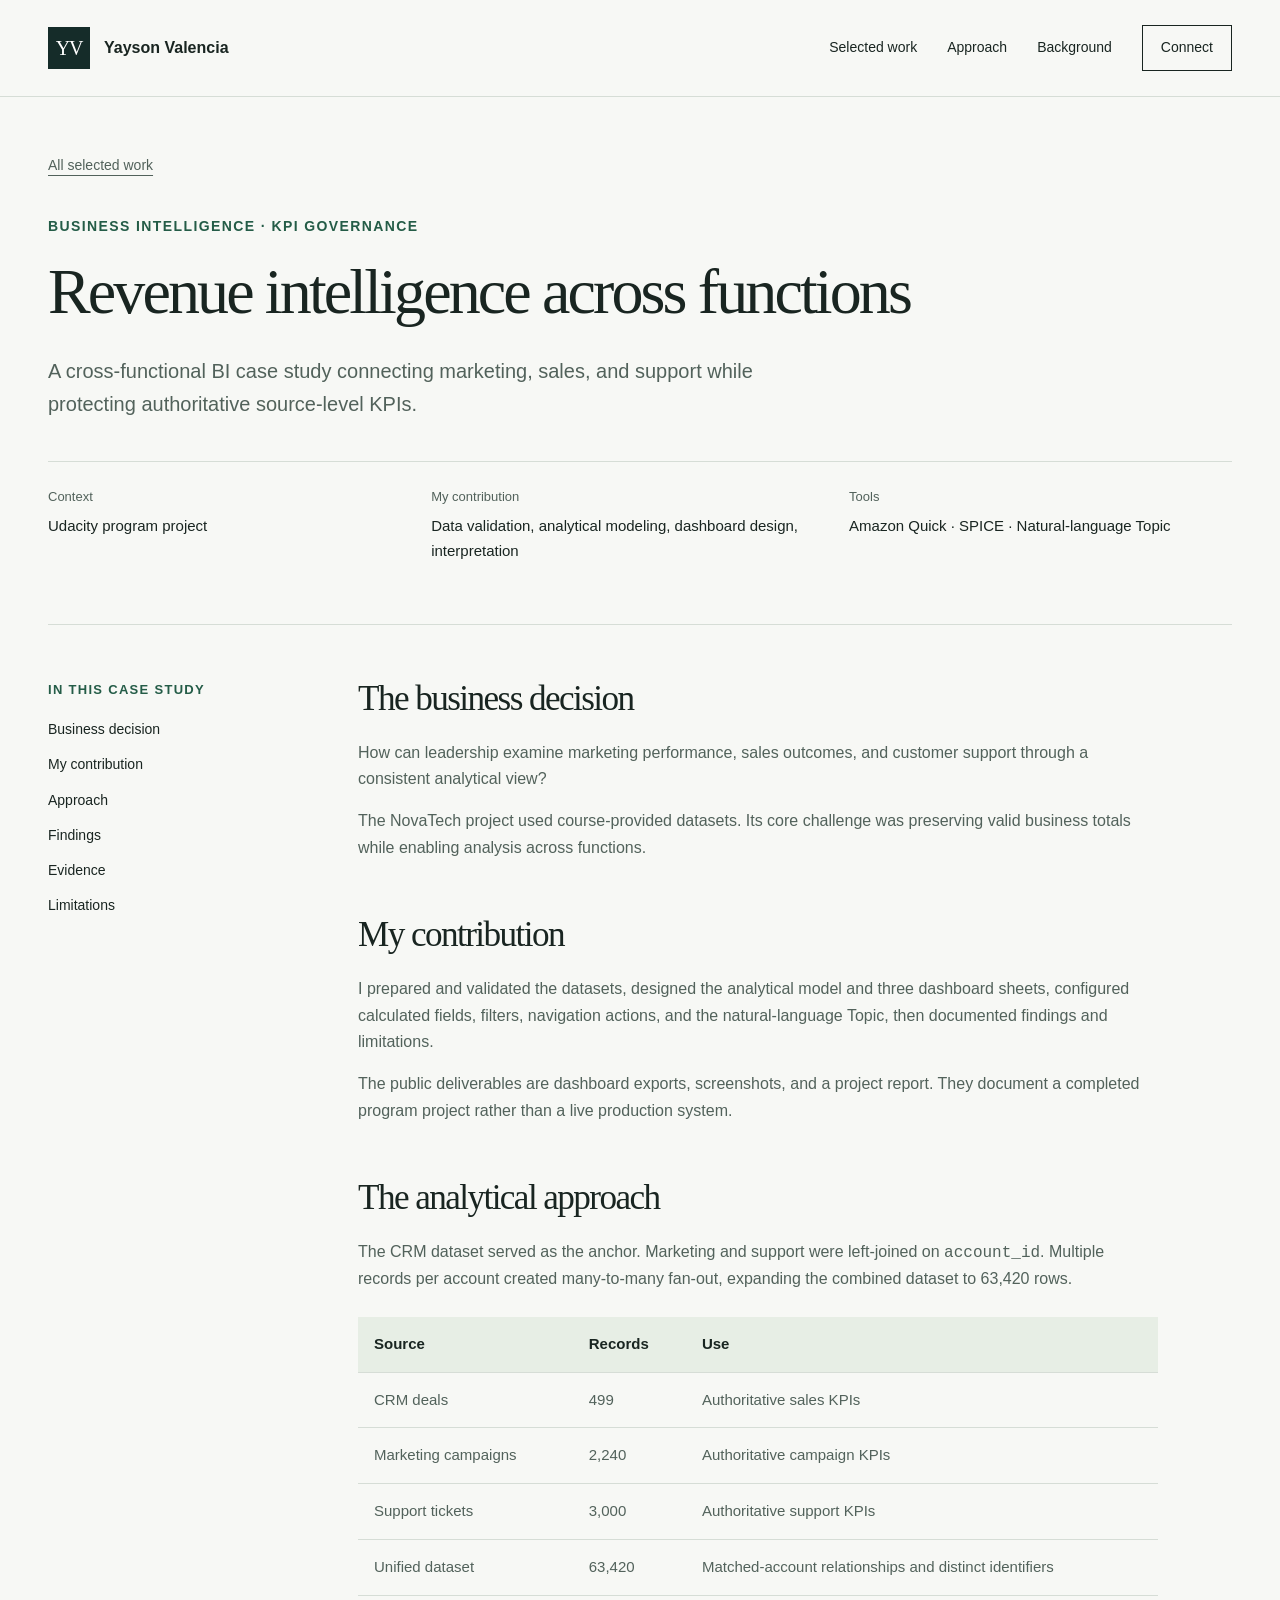
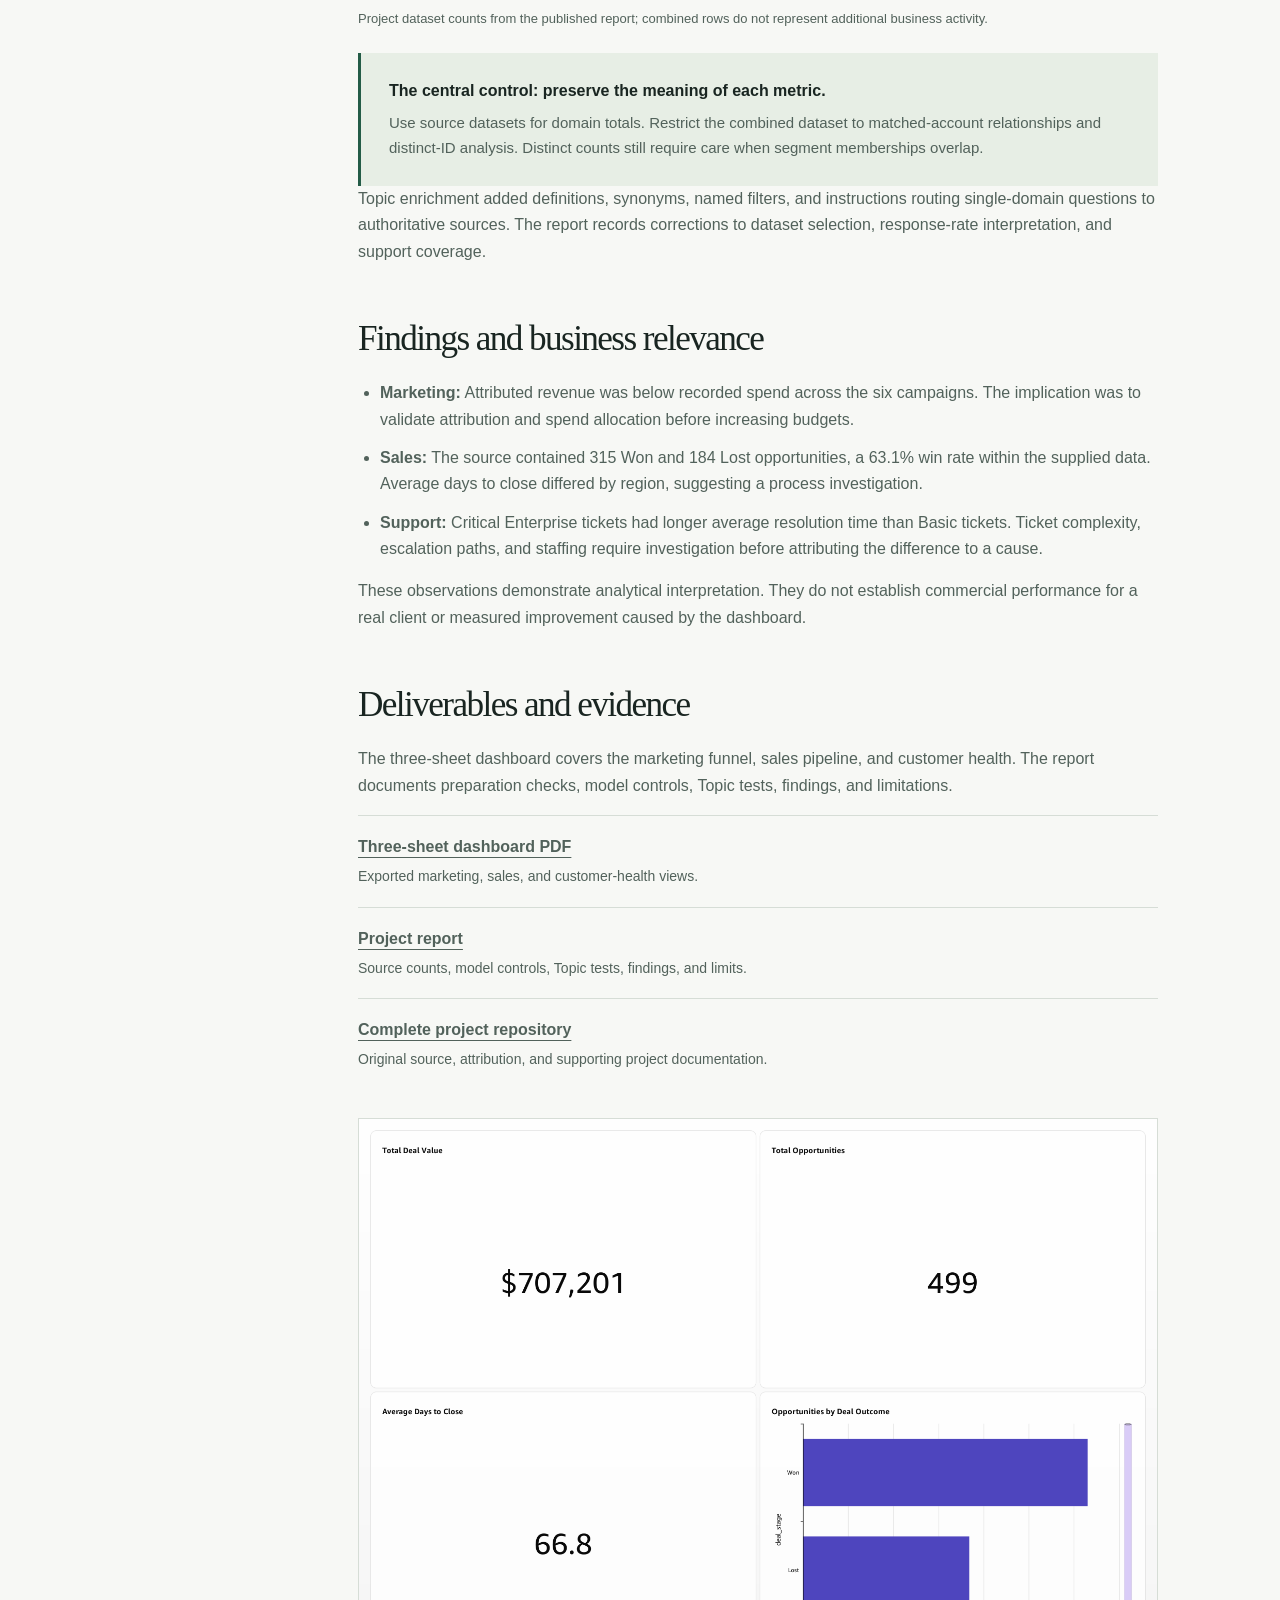
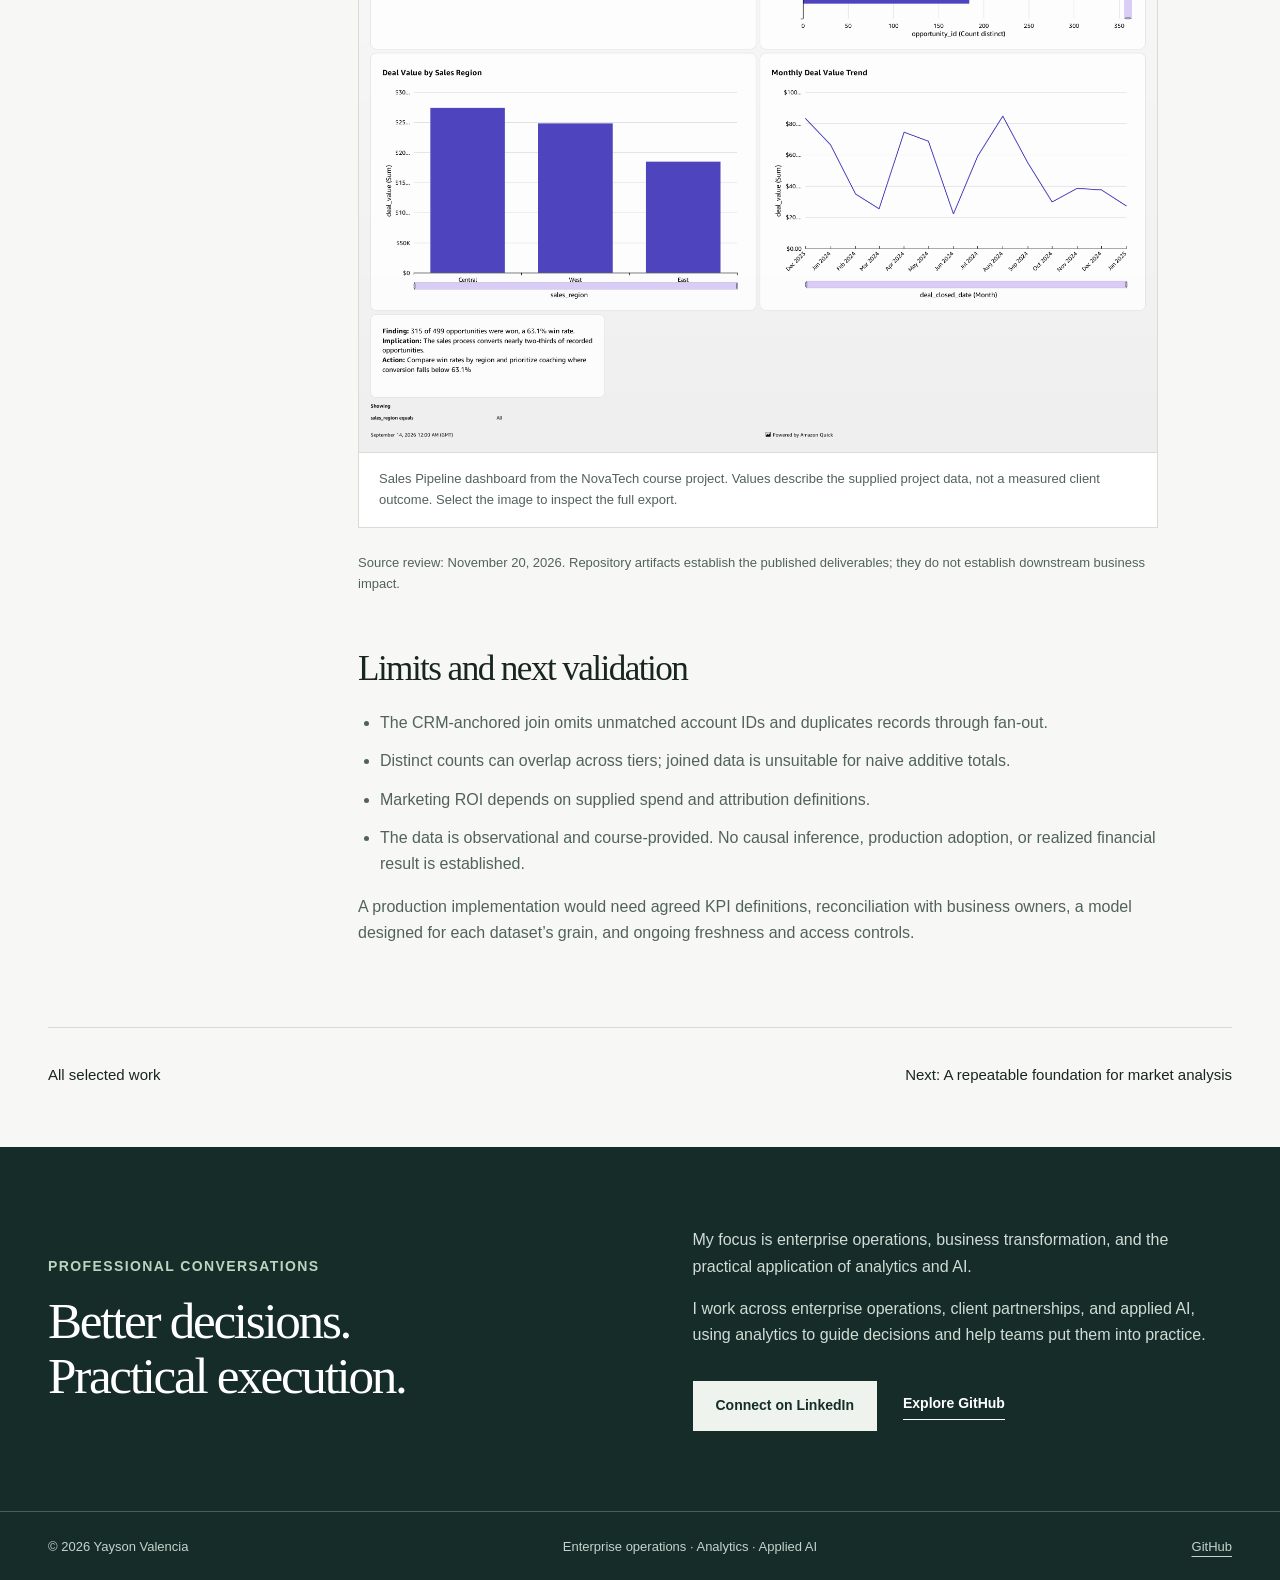
<file: case-studies/revenue-intelligence.html>
<!doctype html>
<html lang="en"><head><meta charset="utf-8"><meta name="viewport" content="width=device-width, initial-scale=1">
<title>Revenue intelligence across functions | Yayson Valencia</title><meta name="description" content="A cross-functional BI case study connecting marketing, sales, and support while protecting authoritative source-level KPIs.">
<meta name="theme-color" content="#152c29"><link rel="canonical" href="https://yaysonvalencia.github.io/case-studies/revenue-intelligence.html">
<meta property="og:type" content="website"><meta property="og:title" content="Revenue intelligence across functions | Yayson Valencia"><meta property="og:description" content="A cross-functional BI case study connecting marketing, sales, and support while protecting authoritative source-level KPIs."><meta property="og:url" content="https://yaysonvalencia.github.io/case-studies/revenue-intelligence.html">
<meta property="og:image" content="https://yaysonvalencia.github.io/assets/social-card.png"><meta name="twitter:card" content="summary_large_image">
<link rel="icon" type="image/svg+xml" href="../assets/favicon.svg"><link rel="stylesheet" href="../assets/styles.css"></head><body>
<a class="skip-link" href="#main">Skip to content</a><header class="site-header"><div class="container header-inner"><a class="brand" href="../index.html" aria-label="Yayson Valencia home"><span class="brand-mark" aria-hidden="true">YV</span><span>Yayson Valencia</span></a><nav aria-label="Main navigation"><a href="../index.html#work">Selected work</a><a href="../index.html#approach">Approach</a><a href="../index.html#background">Background</a><a class="nav-contact" href="../index.html#contact">Connect</a></nav></div></header><main id="main"><div class="container"><section class="case-hero"><a class="breadcrumb" href="../index.html#work">All selected work</a><p class="eyebrow">Business intelligence · KPI governance</p><h1>Revenue intelligence across functions</h1><p class="case-deck">A cross-functional BI case study connecting marketing, sales, and support while protecting authoritative source-level KPIs.</p><dl class="case-metadata"><div><dt>Context</dt><dd>Udacity program project</dd></div><div><dt>My contribution</dt><dd>Data validation, analytical modeling, dashboard design, interpretation</dd></div><div><dt>Tools</dt><dd>Amazon Quick · SPICE · Natural-language Topic</dd></div></dl></section><div class="case-layout"><aside class="case-sidebar"><p class="eyebrow">In this case study</p><nav aria-label="Case study sections"><a href="#decision">Business decision</a><a href="#contribution">My contribution</a><a href="#method">Approach</a><a href="#findings">Findings</a><a href="#evidence">Evidence</a><a href="#limits">Limitations</a></nav></aside><article class="case-article" aria-label="Revenue intelligence across functions"><section id="decision"><h2>The business decision</h2><p>How can leadership examine marketing performance, sales outcomes, and customer support through a consistent analytical view?</p><p>The NovaTech project used course-provided datasets. Its core challenge was preserving valid business totals while enabling analysis across functions.</p></section><section id="contribution"><h2>My contribution</h2><p>I prepared and validated the datasets, designed the analytical model and three dashboard sheets, configured calculated fields, filters, navigation actions, and the natural-language Topic, then documented findings and limitations.</p><p>The public deliverables are dashboard exports, screenshots, and a project report. They document a completed program project rather than a live production system.</p></section><section id="method"><h2>The analytical approach</h2><p>The CRM dataset served as the anchor. Marketing and support were left-joined on <code>account_id</code>. Multiple records per account created many-to-many fan-out, expanding the combined dataset to 63,420 rows.</p><div class="data-table-wrap" role="region" aria-label="Source datasets" tabindex="0"><table><thead><tr><th scope="col">Source</th><th scope="col">Records</th><th scope="col">Use</th></tr></thead><tbody><tr><td>CRM deals</td><td>499</td><td>Authoritative sales KPIs</td></tr><tr><td>Marketing campaigns</td><td>2,240</td><td>Authoritative campaign KPIs</td></tr><tr><td>Support tickets</td><td>3,000</td><td>Authoritative support KPIs</td></tr><tr><td>Unified dataset</td><td>63,420</td><td>Matched-account relationships and distinct identifiers</td></tr></tbody><caption>Project dataset counts from the published report; combined rows do not represent additional business activity.</caption></table></div><div class="callout"><strong>The central control: preserve the meaning of each metric.</strong><p>Use source datasets for domain totals. Restrict the combined dataset to matched-account relationships and distinct-ID analysis. Distinct counts still require care when segment memberships overlap.</p></div><p>Topic enrichment added definitions, synonyms, named filters, and instructions routing single-domain questions to authoritative sources. The report records corrections to dataset selection, response-rate interpretation, and support coverage.</p></section><section id="findings"><h2>Findings and business relevance</h2><ul><li><strong>Marketing:</strong> Attributed revenue was below recorded spend across the six campaigns. The implication was to validate attribution and spend allocation before increasing budgets.</li><li><strong>Sales:</strong> The source contained 315 Won and 184 Lost opportunities, a 63.1% win rate within the supplied data. Average days to close differed by region, suggesting a process investigation.</li><li><strong>Support:</strong> Critical Enterprise tickets had longer average resolution time than Basic tickets. Ticket complexity, escalation paths, and staffing require investigation before attributing the difference to a cause.</li></ul><p>These observations demonstrate analytical interpretation. They do not establish commercial performance for a real client or measured improvement caused by the dashboard.</p></section><section id="evidence"><h2>Deliverables and evidence</h2><p>The three-sheet dashboard covers the marketing funnel, sales pipeline, and customer health. The report documents preparation checks, model controls, Topic tests, findings, and limitations.</p><ul class="artifact-list"><li><a href="https://github.com/yaysonvalencia/novatech-revenue-intelligence-dashboard/blob/main/NovaTech_Revenue_Intelligence_Dashboard.pdf">Three-sheet dashboard PDF</a><span>Exported marketing, sales, and customer-health views.</span></li><li><a href="https://github.com/yaysonvalencia/novatech-revenue-intelligence-dashboard/blob/main/NovaTech_Revenue_Intelligence_Project_Report.pdf">Project report</a><span>Source counts, model controls, Topic tests, findings, and limits.</span></li><li><a href="https://github.com/yaysonvalencia/novatech-revenue-intelligence-dashboard">Complete project repository</a><span>Original source, attribution, and supporting project documentation.</span></li></ul><figure><a href="../assets/revenue-dashboard.png"><img src="../assets/revenue-dashboard.png" alt="NovaTech Sales Pipeline dashboard showing source-level metrics and sales charts" loading="lazy" width="1545" height="1808"></a><figcaption>Sales Pipeline dashboard from the NovaTech course project. Values describe the supplied project data, not a measured client outcome. Select the image to inspect the full export.</figcaption></figure><p class="provenance-note">Source review: November 20, 2026. Repository artifacts establish the published deliverables; they do not establish downstream business impact.</p></section><section id="limits"><h2>Limits and next validation</h2><ul><li>The CRM-anchored join omits unmatched account IDs and duplicates records through fan-out.</li><li>Distinct counts can overlap across tiers; joined data is unsuitable for naive additive totals.</li><li>Marketing ROI depends on supplied spend and attribution definitions.</li><li>The data is observational and course-provided. No causal inference, production adoption, or realized financial result is established.</li></ul><p>A production implementation would need agreed KPI definitions, reconciliation with business owners, a model designed for each dataset’s grain, and ongoing freshness and access controls.</p></section></article></div><nav class="case-next" aria-label="More case studies"><a href="../index.html#work">All selected work</a><a href="market-research.html">Next: A repeatable foundation for market analysis</a></nav></div><section class="contact-section" id="contact" aria-labelledby="contact-title"><div class="container contact-grid"><div><p class="eyebrow">Professional conversations</p><h2 id="contact-title">Better decisions.<br>Practical execution.</h2></div><div><p>My focus is enterprise operations, business transformation, and the practical application of analytics and AI.</p><p>I work across enterprise operations, client partnerships, and applied AI, using analytics to guide decisions and help teams put them into practice.</p><div class="button-row"><a class="button button-light" href="https://www.linkedin.com/in/yayson-valencia/">Connect on LinkedIn</a><a class="text-link light" href="https://github.com/yaysonvalencia">Explore GitHub</a></div></div></div></section></main><footer class="site-footer"><div class="container footer-inner"><p>© 2026 Yayson Valencia</p><p>Enterprise operations · Analytics · Applied AI</p><a href="https://github.com/yaysonvalencia">GitHub</a></div></footer></body></html>
</file>
<file: assets/styles.css>
:root{--ink:#192521;--muted:#52625b;--green:#245c47;--dark:#152c29;--mint:#dbe9df;--paper:#f7f8f5;--line:#d6ddd6;--white:#fff;--serif:Georgia,'Times New Roman',serif;--sans:Inter,'Helvetica Neue',Arial,sans-serif}
*{box-sizing:border-box}html{scroll-behavior:smooth;scroll-padding-top:110px}body{margin:0;background:var(--paper);color:var(--ink);font-family:var(--sans);font-size:1rem;line-height:1.65;-webkit-font-smoothing:antialiased}a{color:inherit;text-underline-offset:5px}a:hover{text-decoration-thickness:2px}a,button{-webkit-tap-highlight-color:transparent}a:focus-visible,button:focus-visible,summary:focus-visible{outline:3px solid #b65b25;outline-offset:5px}img{display:block;max-width:100%;height:auto}h1,h2,h3,h4,p,figure{margin:0}h1,h2,h3{font-weight:400}h1,h2{font-family:var(--serif);letter-spacing:-.045em;line-height:1.08}h3{line-height:1.24;letter-spacing:-.025em}p+p{margin-top:1em}.container{width:min(1200px,calc(100% - 96px));margin-inline:auto}.skip-link{position:fixed;top:-100px;left:20px;z-index:99;background:var(--white);padding:12px 20px}.skip-link:focus{top:16px}.site-header{background:rgba(247,248,245,.97);border-bottom:1px solid var(--line);position:sticky;top:0;z-index:10}.header-inner{min-height:96px;display:flex;align-items:center;justify-content:space-between;gap:28px}.brand{display:flex;align-items:center;gap:14px;font-size:1rem;font-weight:600;text-decoration:none;white-space:nowrap}.brand-mark{background:var(--dark);color:var(--white);width:42px;height:42px;display:grid;place-items:center;font-family:var(--serif);font-size:1.25rem;font-weight:400;letter-spacing:-.06em}nav{display:flex;align-items:center;gap:30px}nav a{font-size:.875rem;text-decoration:none;white-space:nowrap}nav a:hover{text-decoration:underline}nav .nav-contact{padding:10px 18px;border:1px solid var(--ink)}.eyebrow{font-size:.875rem;font-weight:600;letter-spacing:.1em;text-transform:uppercase;line-height:1.6;color:var(--green)}.hero{padding:90px 0 72px}.hero-grid{display:grid;grid-template-columns:1.5fr 1fr;gap:92px;align-items:center}.hero h1{font-size:clamp(3.4rem,5.2vw,5.4rem);margin-top:26px;max-width:800px}.hero h1 em{color:var(--green);font-weight:400}.hero-copy{font-size:1.125rem;color:var(--muted);max-width:585px;margin-top:28px}.button-row{display:flex;align-items:center;gap:26px;flex-wrap:wrap;margin-top:32px}.button{display:inline-flex;align-items:center;justify-content:center;min-height:50px;padding:12px 22px;background:var(--dark);color:var(--white);font-size:.875rem;font-weight:600;border:1px solid var(--dark);text-decoration:none;transition:background .2s}.button:hover{background:var(--green)}.text-link{font-size:.875rem;font-weight:600;text-decoration:none;border-bottom:1px solid currentColor;padding-bottom:4px}.perspective{background:var(--dark);padding:32px;color:var(--white);position:relative}.perspective .eyebrow{color:#b8d5bf}.perspective h2{font-size:2.15rem;margin:18px 0 30px}.perspective dl{margin:0}.perspective dl>div{display:grid;grid-template-columns:34px 1fr;column-gap:15px;border-top:1px solid #48605a;padding:17px 0}.perspective dt{grid-column:2;font-size:.9375rem;font-weight:600}.perspective dd{grid-column:2;margin:3px 0 0;color:#c5d3cb;font-size:.875rem;line-height:1.5}.perspective .step-mark{grid-row:span 2;width:22px;height:22px;border:1px solid #9fbbaa;margin-top:2px;position:relative}.perspective .step-mark:after{content:'';width:6px;height:6px;position:absolute;inset:7px;background:#b8d5bf}.hero-meta{margin-top:64px;display:grid;grid-template-columns:1.1fr 1.2fr 1fr;gap:40px;border-top:1px solid var(--line);padding-top:24px}.hero-meta dt{color:var(--muted);font-size:.8125rem;margin-bottom:5px}.hero-meta dd{margin:0;font-size:.9375rem}.section{padding:85px 0}.work-section{background:var(--white);border-block:1px solid var(--line)}.section-heading{display:flex;justify-content:space-between;align-items:end;gap:48px;margin-bottom:40px}.section-heading h2{font-size:3rem;margin-top:12px}.section-heading>p{max-width:400px;color:var(--muted);font-size:.9375rem}.featured-case{display:grid;grid-template-columns:1fr 1.15fr;background:var(--paper);border:1px solid var(--line)}.case-intro{padding:40px;display:flex;flex-direction:column;align-items:start}.case-type{font-size:.8125rem;color:var(--green);letter-spacing:.05em;font-weight:600;line-height:1.5}.case-intro h3{font-family:var(--serif);font-size:2.5rem;margin:17px 0}.case-intro>p{color:var(--muted)}.case-intro .text-link{margin-top:26px}.case-proof{margin-top:28px;border-top:1px solid var(--line);padding-top:18px;display:flex;gap:35px;width:100%}.case-proof strong{display:block;font-size:1.375rem;font-weight:500;line-height:1.3}.case-proof span{display:block;font-size:.8125rem;color:var(--muted);margin-top:5px}.featured-visual{padding:36px 36px 0;background:#e4eae5;display:flex;align-items:end;overflow:hidden;position:relative}.document-preview{width:100%;background:#fff;border:1px solid #ccd3cc;box-shadow:0 15px 40px #17302912;padding:32px 28px;align-self:center;margin-bottom:36px;transform:rotate(-2deg);transition:transform .25s}.document-preview:hover{transform:rotate(0)}.document-preview .doc-label{font-size:.75rem;letter-spacing:.1em;text-transform:uppercase;color:var(--green);font-weight:600}.document-preview h4{font-family:var(--serif);font-size:1.8rem;line-height:1.2;font-weight:400;letter-spacing:-.025em;max-width:300px;margin:15px 0 26px}.doc-row{display:grid;grid-template-columns:1fr 78px;gap:16px;padding:13px 0;border-top:1px solid var(--line);font-size:.875rem}.doc-row span:last-child{color:var(--green);font-weight:600}.document-preview .doc-note{font-size:.75rem;line-height:1.5;margin-top:20px;color:var(--muted)}.case-grid{display:grid;grid-template-columns:1fr 1fr;gap:28px;margin-top:28px}.case-card{border:1px solid var(--line);background:var(--white);display:flex;flex-direction:column}.card-visual{height:245px;overflow:hidden;background:#eef1ed;border-bottom:1px solid var(--line);padding:24px 30px 0}.card-visual img{width:100%;object-fit:cover;object-position:top;border:1px solid var(--line)}.card-body{padding:30px;display:flex;flex-direction:column;align-items:start;flex:1}.card-body h3{font-family:var(--serif);font-size:2rem;margin:14px 0}.card-body p{color:var(--muted);font-size:.9375rem}.card-body .text-link{margin-top:24px}.pipeline-visual{display:flex;flex-direction:column;justify-content:center;gap:0;padding:26px 36px;color:var(--green)}.pipeline-visual .pipeline-row{display:flex;align-items:center;justify-content:space-between;gap:20px;padding:11px 0;border-bottom:1px solid #becdc0;font-size:.875rem}.pipeline-visual strong{font-weight:500}.pipeline-visual .pipeline-label{font-size:.75rem;letter-spacing:.09em;text-transform:uppercase;margin-bottom:10px}.supporting-work{display:grid;grid-template-columns:1fr auto;align-items:center;gap:30px;border-top:1px solid var(--line);margin-top:38px;padding-top:28px}.supporting-work h3{font-size:1rem;font-weight:600;margin:6px 0 8px}.supporting-work p{font-size:.9375rem;color:var(--muted);max-width:690px}.approach-heading{max-width:670px}.approach-heading h2{font-size:3rem;margin:14px 0 24px}.approach-grid{display:grid;grid-template-columns:repeat(3,1fr);gap:45px;margin-top:45px}.approach-grid article{border-top:2px solid var(--green);padding-top:22px}.approach-grid h3{font-size:1.125rem;font-weight:500;margin-bottom:16px}.approach-grid p{color:var(--muted);font-size:.9375rem}.background-section{background:#eaf0e9;border-block:1px solid var(--line)}.background-grid{display:grid;grid-template-columns:.8fr 1.3fr;gap:105px}.background-grid h2{font-size:3rem;margin:16px 0 22px}.background-copy{font-size:1.125rem}.background-copy p{color:var(--muted)}.experience-list{display:grid;grid-template-columns:1fr 1fr;gap:24px;margin-top:35px}.experience-list>div{border-top:1px solid #c1cec2;padding-top:16px}.experience-list h3{font-size:1rem;font-weight:600;margin-bottom:6px}.experience-list p{font-size:.875rem}.education{margin-top:38px}.education>div{display:flex;justify-content:space-between;gap:32px;border-top:1px solid #c1cec2;padding:18px 0}.education h3{font-weight:600;font-size:.9375rem}.education p{margin:4px 0 0;color:var(--muted);font-size:.875rem}.education .status{font-size:.8125rem;color:var(--green);white-space:nowrap}.contact-section{background:var(--dark);color:var(--white);padding:80px 0}.contact-grid{display:grid;grid-template-columns:1fr 1fr;gap:105px;align-items:center}.contact-section .eyebrow{color:#b8d5bf}.contact-section h2{font-size:3.2rem;margin-top:16px}.contact-section p:not(.eyebrow){color:#d0dcd4;font-size:1rem}.button-light{background:#eef4ed;color:var(--dark);border-color:#eef4ed}.button-light:hover{background:#d4e4d5}.light{color:var(--white)}.site-footer{background:var(--dark);border-top:1px solid #48605a;color:#c5d3cb;padding:24px 0}.footer-inner{display:flex;justify-content:space-between;gap:25px;font-size:.8125rem}.footer-inner p+p{margin:0}.case-hero{padding:55px 0 60px}.breadcrumb{font-size:.875rem;display:inline-block;margin-bottom:38px;color:var(--muted)}.case-hero h1{font-size:clamp(3rem,5vw,4.8rem);max-width:900px;margin:20px 0 28px}.case-deck{font-size:1.25rem;color:var(--muted);max-width:780px}.case-metadata{display:grid;grid-template-columns:1fr 1.1fr 1.1fr;gap:35px;margin:40px 0 0;padding-top:24px;border-top:1px solid var(--line)}.case-metadata dt{font-size:.8125rem;color:var(--muted)}.case-metadata dd{margin:7px 0 0;font-size:.9375rem}.case-layout{display:grid;grid-template-columns:230px minmax(0,1fr);gap:80px;padding-top:55px;padding-bottom:80px;border-top:1px solid var(--line)}.case-sidebar{position:sticky;top:130px;align-self:start}.case-sidebar nav{display:flex;flex-direction:column;align-items:start;gap:12px}.case-sidebar .eyebrow{margin-bottom:18px;font-size:.8125rem}.case-article{min-width:0;max-width:800px}.case-article section+section{margin-top:55px}.case-article h2{font-size:2.2rem;margin-bottom:22px}.case-article h3{font-size:1.125rem;font-weight:600;margin:28px 0 14px}.case-article p{color:var(--muted)}.case-article ul,.case-article ol{padding-left:22px;color:var(--muted)}.case-article li+li{margin-top:12px}.callout{padding:25px 28px;background:#e7eee5;border-left:3px solid var(--green);margin-top:24px}.callout strong{display:block;margin-bottom:7px}.callout p{font-size:.9375rem}.data-table-wrap{overflow-x:auto;margin-top:24px}.data-table-wrap:focus-visible{outline:3px solid #b65b25}.case-article table{border-collapse:collapse;width:100%;font-size:.9375rem;min-width:400px}.case-article th,.case-article td{border-bottom:1px solid var(--line);padding:15px 16px;text-align:left;vertical-align:top}.case-article th{background:#e7eee5;font-weight:600}.case-article td{color:var(--muted)}.case-article caption{text-align:left;font-size:.8125rem;color:var(--muted);caption-side:bottom;padding-top:12px}.case-article figure{margin-top:28px;background:#fff;border:1px solid var(--line)}.case-article figure>a{display:block}.case-article figure img{width:100%;height:auto}.case-article figcaption{padding:16px 20px;font-size:.8125rem;line-height:1.6;color:var(--muted);border-top:1px solid var(--line)}.artifact-list{list-style:none;padding:0!important}.artifact-list li{border-top:1px solid var(--line);padding:18px 0;margin:0!important}.artifact-list a{font-weight:600}.artifact-list span{display:block;font-size:.875rem;margin-top:5px}.case-next{padding:35px 0 60px;border-top:1px solid var(--line);display:flex;justify-content:space-between;gap:30px}.case-next a{font-size:.9375rem}.provenance-note{font-size:.8125rem!important;margin-top:24px!important}.back-top{font-size:.875rem}.not-found{min-height:65vh;display:grid;align-content:center;gap:24px}.not-found h1{font-size:4rem}
@media(min-width:1450px){.hero{padding-top:110px;padding-bottom:90px}.hero-grid{gap:110px}.perspective{padding:38px}}
@media(max-width:1050px){.container{width:calc(100% - 64px)}.hero-grid{gap:40px;grid-template-columns:1.3fr 1fr}.hero h1{font-size:3.7rem}.perspective{padding:26px}.background-grid,.contact-grid{gap:50px}.case-layout{gap:40px;grid-template-columns:180px minmax(0,1fr)}nav{gap:20px}.case-intro{padding:30px}.featured-visual{padding:26px 26px 0}.document-preview{padding:25px;margin-bottom:26px}.doc-row{font-size:.8125rem}}
@media(max-width:760px){html{scroll-padding-top:140px}.container{width:calc(100% - 40px)}.header-inner{min-height:unset;padding:16px 0;gap:16px;flex-wrap:wrap}.brand-mark{width:35px;height:35px}.brand{font-size:.9375rem}nav{gap:20px;width:100%;justify-content:space-between}nav a{font-size:.8125rem}nav .nav-contact{padding:6px 12px}.hero{padding:48px 0 40px}.hero-grid{grid-template-columns:1fr;gap:42px}.hero h1{font-size:clamp(2.9rem,9.5vw,4rem);margin-top:20px;max-width:650px}.hero-copy{font-size:1rem;margin-top:24px}.hero .eyebrow{font-size:.75rem}.perspective h2{font-size:2rem;margin-bottom:20px}.perspective dl>div{padding:13px 0}.hero-meta{margin-top:32px;grid-template-columns:1fr;gap:18px;padding-top:22px}.hero-meta>div{display:grid;grid-template-columns:100px 1fr;gap:10px}.hero-meta dt{margin:0}.hero-meta dd{font-size:.875rem}.section{padding:55px 0}.section-heading{display:block;margin-bottom:28px}.section-heading h2,.approach-heading h2,.background-grid h2{font-size:2.5rem}.section-heading>p{margin-top:20px}.featured-case{grid-template-columns:1fr}.case-intro{padding:28px}.case-intro h3{font-size:2rem}.featured-visual{padding:30px}.document-preview{margin-bottom:0;max-width:450px;margin-inline:auto}.case-grid{grid-template-columns:1fr;gap:24px;margin-top:24px}.card-body{padding:26px}.card-visual{height:230px}.supporting-work{grid-template-columns:1fr;gap:20px}.supporting-work>a{justify-self:start}.approach-grid{grid-template-columns:1fr;gap:26px;margin-top:30px}.approach-grid article{padding-top:18px}.approach-grid h3{margin-bottom:10px}.background-grid{grid-template-columns:1fr;gap:30px}.background-copy{font-size:1rem}.experience-list{gap:20px}.education>div{gap:16px}.contact-section{padding:55px 0}.contact-grid{grid-template-columns:1fr;gap:30px}.contact-section h2{font-size:2.6rem}.footer-inner{flex-wrap:wrap;gap:12px}.footer-inner p:nth-child(2){width:100%;order:3}.case-hero{padding:32px 0 40px}.breadcrumb{margin-bottom:28px}.case-hero h1{font-size:2.9rem;overflow-wrap:break-word}.case-deck{font-size:1.125rem}.case-metadata{grid-template-columns:1fr;gap:18px;margin-top:30px}.case-metadata>div{display:grid;grid-template-columns:90px 1fr;gap:15px}.case-metadata dd{margin:0}.case-layout{grid-template-columns:1fr;gap:35px;padding-top:30px;padding-bottom:50px}.case-sidebar{position:static;border-bottom:1px solid var(--line);padding-bottom:22px}.case-sidebar nav{flex-direction:row;flex-wrap:wrap;justify-content:start;column-gap:24px;row-gap:10px}.case-sidebar .eyebrow{margin-bottom:12px}.case-article h2{font-size:2rem}.case-article section+section{margin-top:40px}.case-next{flex-wrap:wrap}.case-article th,.case-article td{padding:12px}.case-article table{font-size:.875rem}.callout{padding:22px}.button-row{gap:22px}.button{padding-inline:18px}}
@media(prefers-reduced-motion:reduce){html{scroll-behavior:auto}*{transition:none!important}}
@media print{.site-header,.case-sidebar,.contact-section,.site-footer,.button-row,.case-next{display:none}.container{width:100%}.case-layout{display:block}.case-article{max-width:none}body{background:#fff;font-size:11pt}.case-hero h1{font-size:32pt}.case-article section{break-inside:avoid}a{color:#000}h2{break-after:avoid}}
</file>
